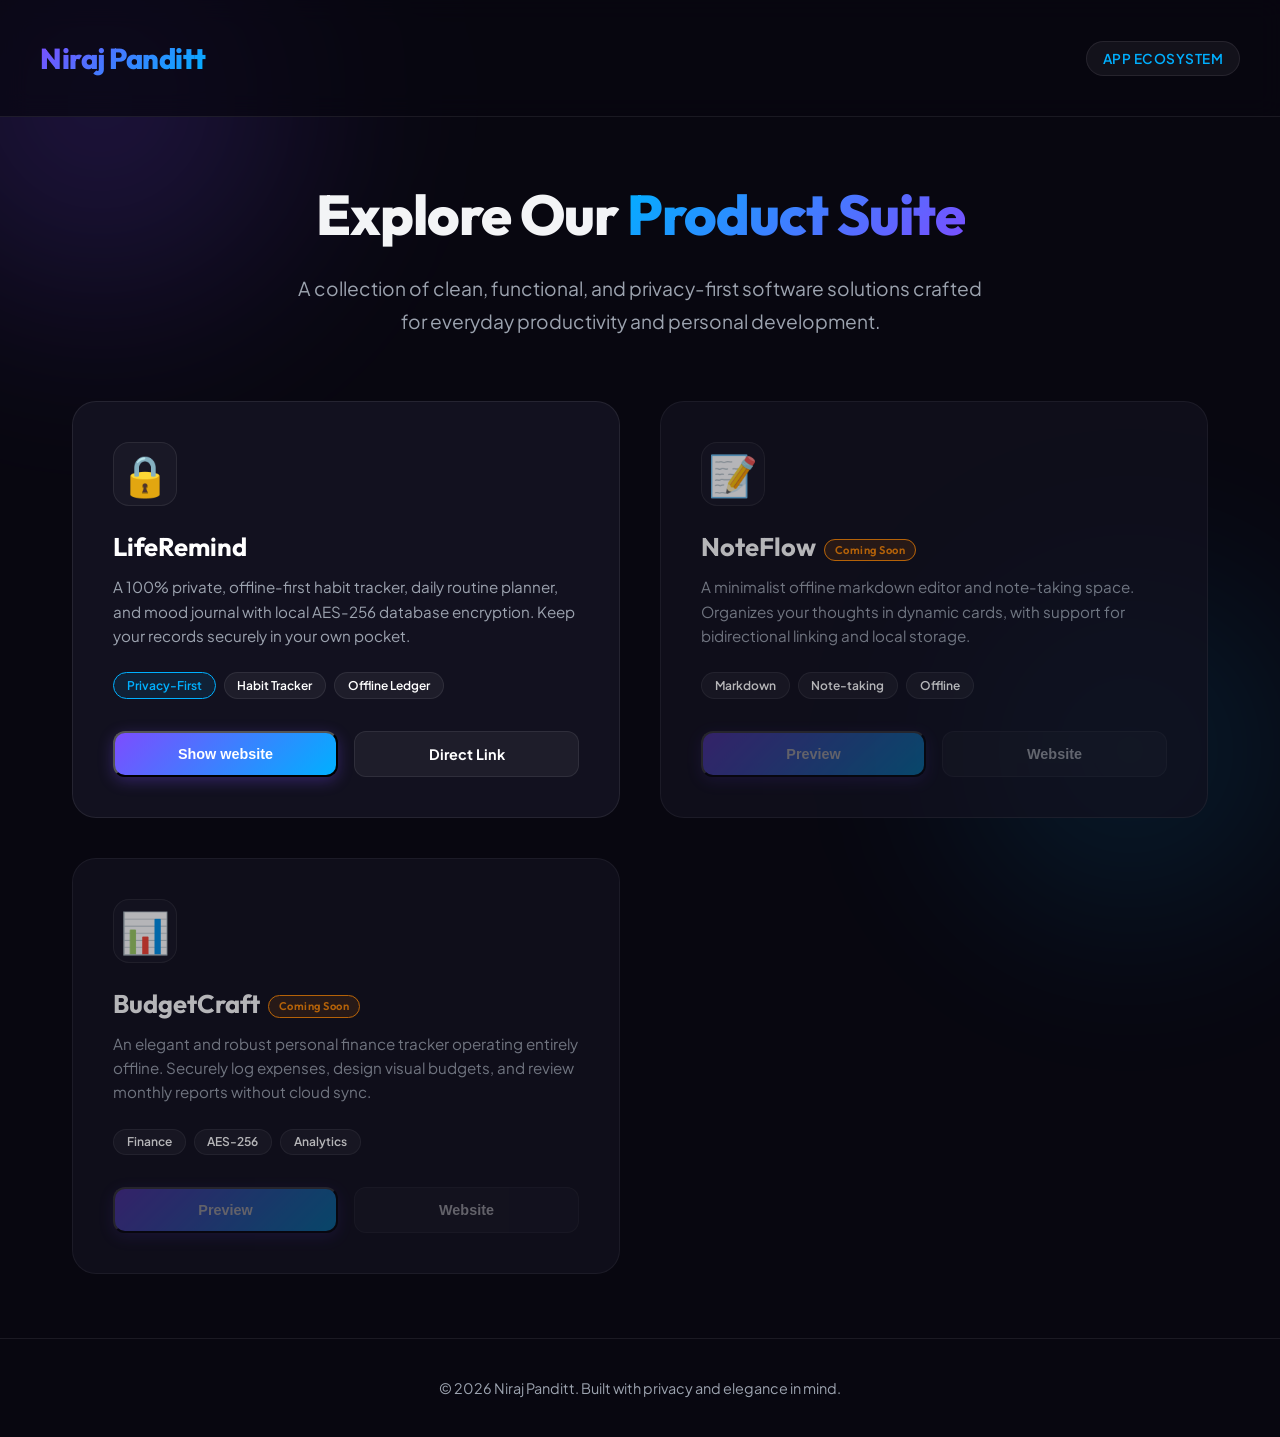
<file: index.html>
<!DOCTYPE html>
<html lang="en">
<head>
  <meta charset="UTF-8">
  <meta name="viewport" content="width=device-width, initial-scale=1.0">
  <title>Niraj Panditt - App Portfolio</title>
  <meta name="description" content="Explore privacy-first, offline-first mobile and web applications designed and developed by Niraj Panditt.">
  <meta name="keywords" content="Niraj Panditt, App Portfolio, LifeRemind, offline habit tracker, privacy apps">
  <link href="https://fonts.googleapis.com/css2?family=Outfit:wght@300;400;500;600;700;800&family=Plus+Jakarta+Sans:wght@300;400;500;600;700;800&display=swap" rel="stylesheet">
  
  <style>
    :root {
      --bg-dark: #080710;
      --bg-card: #12111f;
      --bg-card-hover: #1a182e;
      --primary: #7c4dff;
      --primary-glow: rgba(124, 77, 255, 0.4);
      --secondary: #00b0ff;
      --secondary-glow: rgba(0, 176, 255, 0.3);
      --accent: #ff8906;
      --text-main: #f3f4f6;
      --text-muted: #9ca3af;
      --border-color: rgba(255, 255, 255, 0.08);
      --font-title: 'Outfit', sans-serif;
      --font-body: 'Plus Jakarta Sans', sans-serif;
    }

    * {
      box-sizing: border-box;
      margin: 0;
      padding: 0;
    }

    body {
      background-color: var(--bg-dark);
      color: var(--text-main);
      font-family: var(--font-body);
      overflow-x: hidden;
      min-height: 100vh;
      display: flex;
      flex-direction: column;
    }

    /* Ambient background lights */
    .ambient-glow {
      position: absolute;
      width: 600px;
      height: 600px;
      background: radial-gradient(circle, var(--primary-glow) 0%, transparent 70%);
      top: -200px;
      left: -200px;
      z-index: 0;
      pointer-events: none;
      filter: blur(80px);
      opacity: 0.6;
    }

    .ambient-glow-2 {
      position: absolute;
      width: 500px;
      height: 500px;
      background: radial-gradient(circle, var(--secondary-glow) 0%, transparent 70%);
      bottom: -100px;
      right: -100px;
      z-index: 0;
      pointer-events: none;
      filter: blur(80px);
      opacity: 0.5;
    }

    header {
      position: relative;
      z-index: 10;
      padding: 2.5rem 2rem;
      border-bottom: 1px solid var(--border-color);
      background: rgba(8, 7, 16, 0.7);
      backdrop-filter: blur(12px);
    }

    .header-container {
      max-width: 1200px;
      margin: 0 auto;
      display: flex;
      justify-content: space-between;
      align-items: center;
    }

    .logo {
      font-family: var(--font-title);
      font-size: 1.8rem;
      font-weight: 800;
      background: linear-gradient(135deg, var(--primary) 0%, var(--secondary) 100%);
      -webkit-background-clip: text;
      -webkit-text-fill-color: transparent;
      letter-spacing: -0.5px;
    }

    .portfolio-badge {
      background: rgba(255, 255, 255, 0.05);
      border: 1px solid var(--border-color);
      padding: 0.5rem 1rem;
      border-radius: 50px;
      font-size: 0.85rem;
      font-weight: 600;
      color: var(--secondary);
      letter-spacing: 0.5px;
      text-transform: uppercase;
    }

    main {
      flex: 1;
      position: relative;
      z-index: 5;
      max-width: 1200px;
      width: 100%;
      margin: 0 auto;
      padding: 4rem 2rem;
    }

    .hero-section {
      text-align: center;
      margin-bottom: 4rem;
    }

    .hero-section h1 {
      font-family: var(--font-title);
      font-size: 3.5rem;
      font-weight: 800;
      line-height: 1.2;
      margin-bottom: 1.5rem;
      letter-spacing: -1px;
    }

    .hero-section h1 span {
      background: linear-gradient(135deg, var(--secondary) 0%, var(--primary) 100%);
      -webkit-background-clip: text;
      -webkit-text-fill-color: transparent;
    }

    .hero-section p {
      font-size: 1.2rem;
      color: var(--text-muted);
      max-width: 700px;
      margin: 0 auto;
      line-height: 1.7;
    }

    .apps-grid {
      display: grid;
      grid-template-columns: repeat(auto-fit, minmax(360px, 1fr));
      gap: 2.5rem;
      margin-top: 2rem;
    }

    .app-card {
      background-color: var(--bg-card);
      border: 1px solid var(--border-color);
      border-radius: 24px;
      padding: 2.5rem;
      position: relative;
      overflow: hidden;
      transition: all 0.4s cubic-bezier(0.16, 1, 0.3, 1);
      display: flex;
      flex-direction: column;
      height: 100%;
    }

    .app-card::before {
      content: '';
      position: absolute;
      top: 0;
      left: 0;
      width: 100%;
      height: 100%;
      background: linear-gradient(135deg, var(--primary-glow) 0%, transparent 50%);
      opacity: 0;
      transition: opacity 0.4s ease;
      pointer-events: none;
      z-index: 1;
    }

    .app-card:hover {
      transform: translateY(-6px);
      border-color: rgba(124, 77, 255, 0.4);
      background-color: var(--bg-card-hover);
      box-shadow: 0 20px 40px rgba(0, 0, 0, 0.4), 0 0 30px rgba(124, 77, 255, 0.1);
    }

    .app-card:hover::before {
      opacity: 0.3;
    }

    .app-icon {
      font-size: 2.5rem;
      margin-bottom: 1.5rem;
      width: 64px;
      height: 64px;
      background: rgba(255, 255, 255, 0.03);
      border: 1px solid var(--border-color);
      border-radius: 16px;
      display: flex;
      align-items: center;
      justify-content: center;
      position: relative;
      z-index: 2;
    }

    .app-card:hover .app-icon {
      background: rgba(124, 77, 255, 0.1);
      border-color: var(--primary);
    }

    .app-details {
      position: relative;
      z-index: 2;
      flex-grow: 1;
      display: flex;
      flex-direction: column;
    }

    .app-title {
      font-family: var(--font-title);
      font-size: 1.6rem;
      font-weight: 700;
      margin-bottom: 0.75rem;
      color: #fff;
    }

    .app-desc {
      color: var(--text-muted);
      font-size: 0.95rem;
      line-height: 1.6;
      margin-bottom: 1.5rem;
      flex-grow: 1;
    }

    .app-tags {
      display: flex;
      flex-wrap: wrap;
      gap: 0.5rem;
      margin-bottom: 2rem;
    }

    .tag {
      font-size: 0.75rem;
      font-weight: 600;
      padding: 0.3rem 0.8rem;
      border-radius: 20px;
      background: rgba(255, 255, 255, 0.05);
      border: 1px solid var(--border-color);
      color: #fff;
    }

    .tag-highlight {
      background: rgba(0, 176, 255, 0.1);
      border-color: var(--secondary);
      color: var(--secondary);
    }

    .btn-group {
      display: grid;
      grid-template-columns: 1fr 1fr;
      gap: 1rem;
      position: relative;
      z-index: 2;
    }

    .btn {
      padding: 0.8rem 1.2rem;
      border-radius: 12px;
      font-size: 0.9rem;
      font-weight: 700;
      text-decoration: none;
      text-align: center;
      transition: all 0.3s ease;
      cursor: pointer;
    }

    .btn-primary {
      background: linear-gradient(135deg, var(--primary) 0%, var(--secondary) 100%);
      color: #fff;
      box-shadow: 0 4px 15px rgba(124, 77, 255, 0.3);
    }

    .btn-primary:hover {
      box-shadow: 0 6px 20px rgba(124, 77, 255, 0.5);
      transform: translateY(-1px);
    }

    .btn-secondary {
      background: rgba(255, 255, 255, 0.05);
      border: 1px solid var(--border-color);
      color: #fff;
    }

    .btn-secondary:hover {
      background: rgba(255, 255, 255, 0.1);
      border-color: #fff;
    }

    .coming-soon {
      opacity: 0.7;
    }

    .coming-soon .app-title::after {
      content: 'Coming Soon';
      font-size: 0.7rem;
      vertical-align: middle;
      margin-left: 0.5rem;
      background: rgba(255, 137, 6, 0.15);
      border: 1px solid var(--accent);
      color: var(--accent);
      padding: 0.2rem 0.6rem;
      border-radius: 20px;
      font-weight: 600;
      letter-spacing: 0.5px;
    }

    footer {
      border-top: 1px solid var(--border-color);
      padding: 2.5rem 2rem;
      background: rgba(8, 7, 16, 0.9);
      text-align: center;
      position: relative;
      z-index: 10;
    }

    footer p {
      color: var(--text-muted);
      font-size: 0.9rem;
    }

    /* Fullscreen Showcase Portal Overlay */
    .showcase-overlay {
      position: fixed;
      top: 0;
      left: 0;
      width: 100vw;
      height: 100vh;
      background-color: var(--bg-dark);
      z-index: 10000;
      display: none; /* Controlled by JS */
      flex-direction: column;
    }

    .showcase-header {
      background: rgba(18, 17, 31, 0.95);
      border-bottom: 1px solid var(--border-color);
      padding: 0.75rem 1.5rem;
      display: flex;
      justify-content: space-between;
      align-items: center;
      height: 60px;
    }

    .showcase-title-area {
      display: flex;
      align-items: center;
      gap: 1rem;
    }

    .showcase-back-btn {
      background: rgba(255, 255, 255, 0.05);
      border: 1px solid var(--border-color);
      color: #fff;
      padding: 0.4rem 0.9rem;
      border-radius: 8px;
      font-size: 0.85rem;
      font-weight: 600;
      cursor: pointer;
      display: flex;
      align-items: center;
      gap: 0.5rem;
      transition: background 0.2s;
    }

    .showcase-back-btn:hover {
      background: rgba(255, 255, 255, 0.12);
    }

    .showcase-app-info {
      display: flex;
      flex-direction: column;
    }

    .showcase-app-name {
      font-family: var(--font-title);
      font-weight: 700;
      font-size: 1rem;
    }

    .showcase-app-status {
      font-size: 0.75rem;
      color: var(--secondary);
    }

    .showcase-controls {
      display: flex;
      align-items: center;
      gap: 1rem;
    }

    /* Device frame simulation toggles */
    .view-toggles {
      display: flex;
      background: rgba(0, 0, 0, 0.3);
      padding: 0.25rem;
      border-radius: 8px;
      border: 1px solid var(--border-color);
    }

    .view-toggle {
      background: transparent;
      border: none;
      color: var(--text-muted);
      padding: 0.3rem 0.75rem;
      font-size: 0.8rem;
      font-weight: 600;
      border-radius: 6px;
      cursor: pointer;
      transition: all 0.2s;
    }

    .view-toggle.active {
      background: var(--primary);
      color: #fff;
    }

    .external-link-btn {
      color: var(--text-muted);
      text-decoration: none;
      font-size: 0.85rem;
      font-weight: 500;
      display: flex;
      align-items: center;
      gap: 0.4rem;
      transition: color 0.2s;
    }

    .external-link-btn:hover {
      color: #fff;
    }

    .showcase-content-area {
      flex: 1;
      display: flex;
      justify-content: center;
      align-items: center;
      background: #000;
      overflow: hidden;
      position: relative;
    }

    /* Simulated Device Containers */
    .device-container {
      width: 100%;
      height: 100%;
      transition: all 0.4s cubic-bezier(0.16, 1, 0.3, 1);
      display: flex;
      justify-content: center;
      align-items: center;
    }

    .device-iframe {
      width: 100%;
      height: 100%;
      border: none;
      background: #fff;
      transition: all 0.4s cubic-bezier(0.16, 1, 0.3, 1);
    }

    /* Tablet mockup size */
    .device-container.tablet .device-iframe {
      width: 768px;
      height: 90%;
      border-radius: 20px;
      box-shadow: 0 25px 60px rgba(0, 0, 0, 0.8);
      border: 10px solid #1f2029;
    }

    /* Mobile mockup size */
    .device-container.mobile .device-iframe {
      width: 375px;
      height: 85%;
      border-radius: 32px;
      box-shadow: 0 25px 60px rgba(0, 0, 0, 0.8);
      border: 12px solid #1f2029;
    }
  </style>
</head>
<body>
  <div class="ambient-glow"></div>
  <div class="ambient-glow-2"></div>

  <header>
    <div class="header-container">
      <div class="logo">Niraj Panditt</div>
      <div class="portfolio-badge">App Ecosystem</div>
    </div>
  </header>

  <main>
    <section class="hero-section">
      <h1>Explore Our <span>Product Suite</span></h1>
      <p>A collection of clean, functional, and privacy-first software solutions crafted for everyday productivity and personal development.</p>
    </section>

    <div class="apps-grid">
      <!-- LifeRemind App -->
      <div class="app-card" id="card-liferemind">
        <div class="app-icon">🔒</div>
        <div class="app-details">
          <h3 class="app-title">LifeRemind</h3>
          <p class="app-desc">A 100% private, offline-first habit tracker, daily routine planner, and mood journal with local AES-256 database encryption. Keep your records securely in your own pocket.</p>
          <div class="app-tags">
            <span class="tag tag-highlight">Privacy-First</span>
            <span class="tag">Habit Tracker</span>
            <span class="tag">Offline Ledger</span>
          </div>
          <div class="btn-group">
            <button class="btn btn-primary" onclick="launchShowcase('LifeRemind', 'LifeRemind/index.html')">Show website</button>
            <a href="LifeRemind/index.html" class="btn btn-secondary">Direct Link</a>
          </div>
        </div>
      </div>

      <!-- NoteFlow Coming Soon App -->
      <div class="app-card coming-soon">
        <div class="app-icon">📝</div>
        <div class="app-details">
          <h3 class="app-title">NoteFlow</h3>
          <p class="app-desc">A minimalist offline markdown editor and note-taking space. Organizes your thoughts in dynamic cards, with support for bidirectional linking and local storage.</p>
          <div class="app-tags">
            <span class="tag">Markdown</span>
            <span class="tag">Note-taking</span>
            <span class="tag">Offline</span>
          </div>
          <div class="btn-group" style="opacity: 0.5; pointer-events: none;">
            <button class="btn btn-primary">Preview</button>
            <button class="btn btn-secondary">Website</button>
          </div>
        </div>
      </div>

      <!-- BudgetCraft Coming Soon App -->
      <div class="app-card coming-soon">
        <div class="app-icon">📊</div>
        <div class="app-details">
          <h3 class="app-title">BudgetCraft</h3>
          <p class="app-desc">An elegant and robust personal finance tracker operating entirely offline. Securely log expenses, design visual budgets, and review monthly reports without cloud sync.</p>
          <div class="app-tags">
            <span class="tag">Finance</span>
            <span class="tag">AES-256</span>
            <span class="tag">Analytics</span>
          </div>
          <div class="btn-group" style="opacity: 0.5; pointer-events: none;">
            <button class="btn btn-primary">Preview</button>
            <button class="btn btn-secondary">Website</button>
          </div>
        </div>
      </div>
    </div>
  </main>

  <footer>
    <p>&copy; 2026 Niraj Panditt. Built with privacy and elegance in mind.</p>
  </footer>

  <!-- Showcase Iframe overlay viewer -->
  <div class="showcase-overlay" id="showcaseOverlay">
    <div class="showcase-header">
      <div class="showcase-title-area">
        <button class="showcase-back-btn" onclick="closeShowcase()">
          <svg width="14" height="14" viewBox="0 0 24 24" fill="none" stroke="currentColor" stroke-width="2.5" stroke-linecap="round" stroke-linejoin="round"><line x1="19" y1="12" x2="5" y2="12"></line><polyline points="12 19 5 12 12 5"></polyline></svg>
          Back to Portfolio
        </button>
        <div class="showcase-app-info">
          <span class="showcase-app-name" id="showcaseAppName">App Name</span>
          <span class="showcase-app-status">Live Preview Portal</span>
        </div>
      </div>

      <div class="showcase-controls">
        <div class="view-toggles">
          <button class="view-toggle active" id="btn-desktop" onclick="setViewport('desktop')">Desktop</button>
          <button class="view-toggle" id="btn-tablet" onclick="setViewport('tablet')">Tablet</button>
          <button class="view-toggle" id="btn-mobile" onclick="setViewport('mobile')">Mobile</button>
        </div>
        <a href="#" class="external-link-btn" id="showcaseExternalLink" target="_blank">
          Open Direct
          <svg width="14" height="14" viewBox="0 0 24 24" fill="none" stroke="currentColor" stroke-width="2" stroke-linecap="round" stroke-linejoin="round"><path d="M18 13v6a2 2 0 0 1-2 2H5a2 2 0 0 1-2-2V8a2 2 0 0 1 2-2h6"></path><polyline points="15 3 21 3 21 9"></polyline><line x1="10" y1="14" x2="21" y2="3"></line></svg>
        </a>
      </div>
    </div>
    <div class="showcase-content-area">
      <div class="device-container" id="deviceContainer">
        <iframe class="device-iframe" id="showcaseIframe" src="about:blank"></iframe>
      </div>
    </div>
  </div>

  <script>
    const overlay = document.getElementById('showcaseOverlay');
    const iframe = document.getElementById('showcaseIframe');
    const appNameEl = document.getElementById('showcaseAppName');
    const externalLink = document.getElementById('showcaseExternalLink');
    const deviceContainer = document.getElementById('deviceContainer');

    function launchShowcase(name, url) {
      appNameEl.textContent = name;
      externalLink.href = url;
      iframe.src = url;
      overlay.style.display = 'flex';
      document.body.style.overflow = 'hidden'; // Disable background scrolling
      setViewport('desktop'); // Default view
    }

    function closeShowcase() {
      overlay.style.display = 'none';
      iframe.src = 'about:blank';
      document.body.style.overflow = 'auto'; // Enable scrolling
    }

    function setViewport(device) {
      // Remove active classes
      document.getElementById('btn-desktop').classList.remove('active');
      document.getElementById('btn-tablet').classList.remove('active');
      document.getElementById('btn-mobile').classList.remove('active');

      // Set container class
      deviceContainer.className = 'device-container ' + device;

      // Set active button
      document.getElementById('btn-' + device).classList.add('active');
    }
  </script>
</body>
</html>
</file>
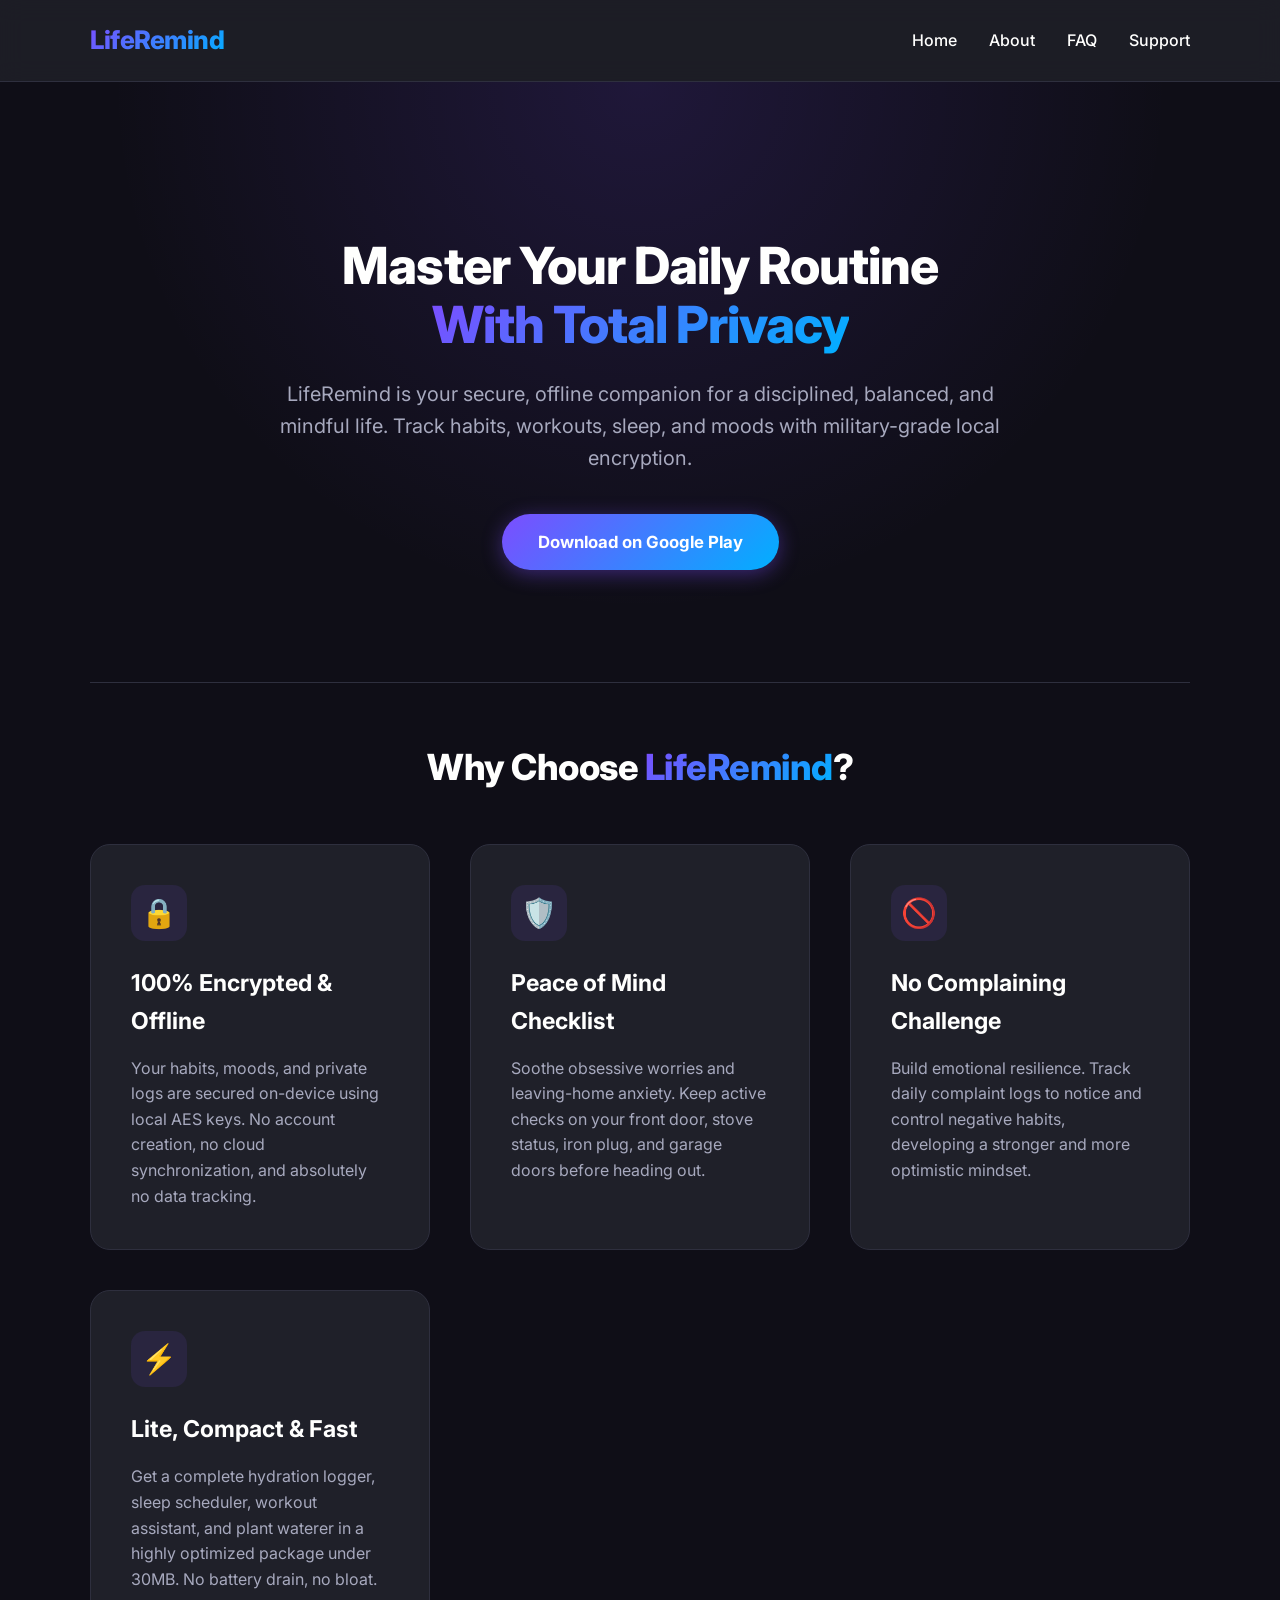
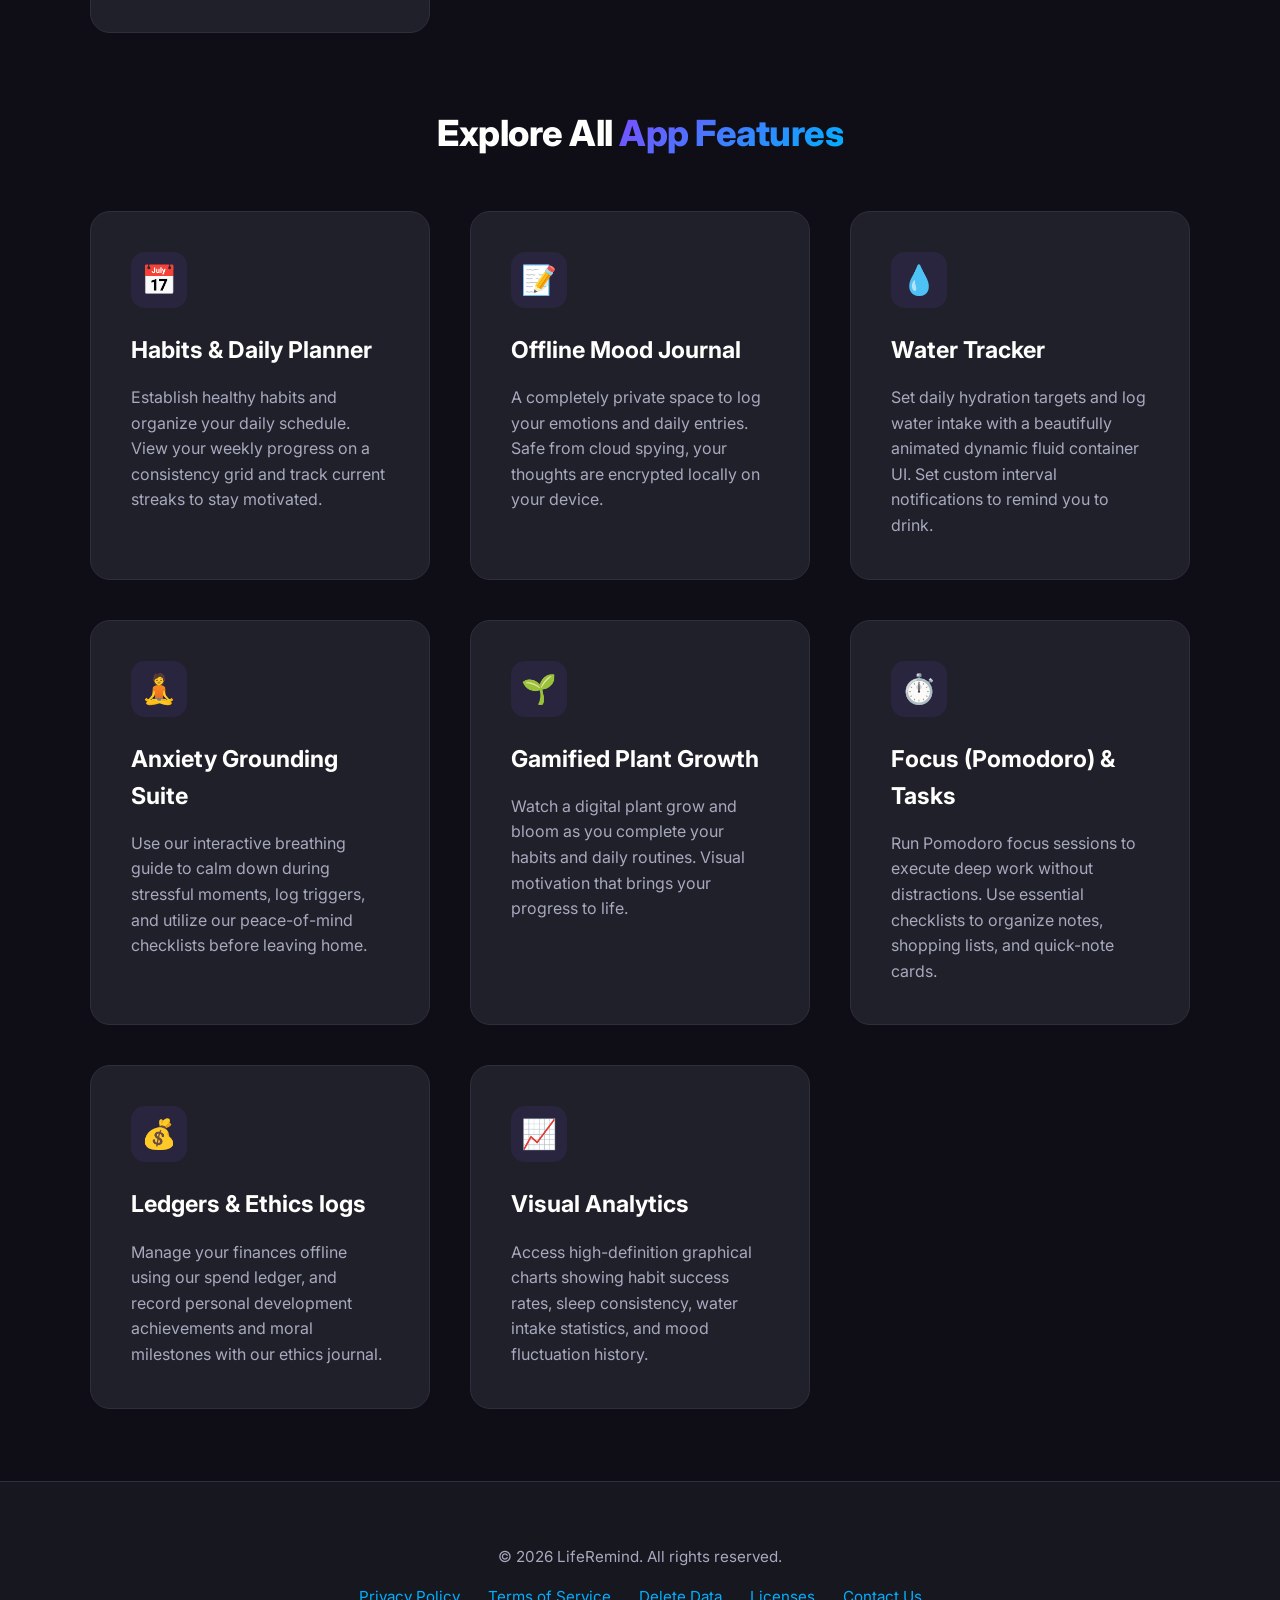
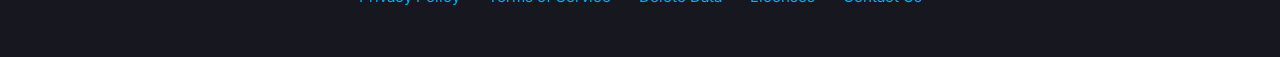
<file: LifeRemind/index.html>
<!DOCTYPE html>
<html lang="en">
<head>
  <meta charset="UTF-8">
  <meta name="viewport" content="width=device-width, initial-scale=1.0">
  <title>LifeRemind: Habit Tracker - LifeRemind</title>
  <meta name="description" content="Private daily routine planner, habit tracker & offline mood journal. Keep data secure with AES local encryption. No signups, no cloud storage.">
  <meta name="keywords" content="habit tracker, routine planner, mood journal, private checklist, offline tracker, anxiety relief app">
  <!-- Open Graph / Facebook -->
  <meta property="og:type" content="website">
  <meta property="og:title" content="LifeRemind: Habit Tracker - LifeRemind">
  <meta property="og:description" content="Private daily routine planner, habit tracker & offline mood journal. Keep data secure with AES local encryption. No signups, no cloud storage.">
  <!-- Twitter -->
  <meta property="twitter:card" content="summary_large_image">
  <meta property="twitter:title" content="LifeRemind: Habit Tracker - LifeRemind">
  <meta property="twitter:description" content="Private daily routine planner, habit tracker & offline mood journal. Keep data secure with AES local encryption. No signups, no cloud storage.">
  
  <link rel="stylesheet" href="style.css">
  <link href="https://fonts.googleapis.com/css2?family=Inter:wght@300;400;500;600;700&display=swap" rel="stylesheet">
  
  <script type="application/ld+json">
  {
    "@context": "https://schema.org",
    "@type": "SoftwareApplication",
    "name": "LifeRemind: Habit Tracker",
    "operatingSystem": "Android",
    "applicationCategory": "LifestyleApplication",
    "offers": {
      "@type": "Offer",
      "price": "0",
      "priceCurrency": "USD"
    },
    "description": "A 100% private, offline-first habit tracker, routine planner, and mood journal with local AES database encryption."
  }
  </script>
</head>
<body>
  <header>
    <div class="container nav">
      <h1>LifeRemind</h1>
      <nav>
        <ul>
          <li><a href="index.html">Home</a></li>
          <li><a href="about.html">About</a></li>
          <li><a href="faq.html">FAQ</a></li>
          <li><a href="support.html">Support</a></li>
        </ul>
      </nav>
    </div>
  </header>
  
  <main class="container">
    
      <section class="hero">
        <h2>Master Your Daily Routine <br><span>With Total Privacy</span></h2>
        <p>LifeRemind is your secure, offline companion for a disciplined, balanced, and mindful life. Track habits, workouts, sleep, and moods with military-grade local encryption.</p>
        <a href="#" class="btn">Download on Google Play</a>
      </section>
      
      <section class="content">
        <h2 class="section-title">Why Choose <span>LifeRemind</span>?</h2>
        <div class="opportunities-grid">
          
          <div class="opportunity-card">
            <div class="icon-wrap">🔒</div>
            <h3>100% Encrypted & Offline</h3>
            <p>Your habits, moods, and private logs are secured on-device using local AES keys. No account creation, no cloud synchronization, and absolutely no data tracking.</p>
          </div>
          
          <div class="opportunity-card">
            <div class="icon-wrap">🛡️</div>
            <h3>Peace of Mind Checklist</h3>
            <p>Soothe obsessive worries and leaving-home anxiety. Keep active checks on your front door, stove status, iron plug, and garage doors before heading out.</p>
          </div>
          
          <div class="opportunity-card">
            <div class="icon-wrap">🚫</div>
            <h3>No Complaining Challenge</h3>
            <p>Build emotional resilience. Track daily complaint logs to notice and control negative habits, developing a stronger and more optimistic mindset.</p>
          </div>
          
          <div class="opportunity-card">
            <div class="icon-wrap">⚡</div>
            <h3>Lite, Compact & Fast</h3>
            <p>Get a complete hydration logger, sleep scheduler, workout assistant, and plant waterer in a highly optimized package under 30MB. No battery drain, no bloat.</p>
          </div>
          
        </div>
      </section>

      <section class="content">
        <h2 class="section-title">Explore All <span>App Features</span></h2>
        <div class="opportunities-grid">
          
          <div class="opportunity-card">
            <div class="icon-wrap">📅</div>
            <h3>Habits & Daily Planner</h3>
            <p>Establish healthy habits and organize your daily schedule. View your weekly progress on a consistency grid and track current streaks to stay motivated.</p>
          </div>

          <div class="opportunity-card">
            <div class="icon-wrap">📝</div>
            <h3>Offline Mood Journal</h3>
            <p>A completely private space to log your emotions and daily entries. Safe from cloud spying, your thoughts are encrypted locally on your device.</p>
          </div>

          <div class="opportunity-card">
            <div class="icon-wrap">💧</div>
            <h3>Water Tracker</h3>
            <p>Set daily hydration targets and log water intake with a beautifully animated dynamic fluid container UI. Set custom interval notifications to remind you to drink.</p>
          </div>

          <div class="opportunity-card">
            <div class="icon-wrap">🧘</div>
            <h3>Anxiety Grounding Suite</h3>
            <p>Use our interactive breathing guide to calm down during stressful moments, log triggers, and utilize our peace-of-mind checklists before leaving home.</p>
          </div>

          <div class="opportunity-card">
            <div class="icon-wrap">🌱</div>
            <h3>Gamified Plant Growth</h3>
            <p>Watch a digital plant grow and bloom as you complete your habits and daily routines. Visual motivation that brings your progress to life.</p>
          </div>

          <div class="opportunity-card">
            <div class="icon-wrap">⏱️</div>
            <h3>Focus (Pomodoro) & Tasks</h3>
            <p>Run Pomodoro focus sessions to execute deep work without distractions. Use essential checklists to organize notes, shopping lists, and quick-note cards.</p>
          </div>

          <div class="opportunity-card">
            <div class="icon-wrap">💰</div>
            <h3>Ledgers & Ethics logs</h3>
            <p>Manage your finances offline using our spend ledger, and record personal development achievements and moral milestones with our ethics journal.</p>
          </div>

          <div class="opportunity-card">
            <div class="icon-wrap">📈</div>
            <h3>Visual Analytics</h3>
            <p>Access high-definition graphical charts showing habit success rates, sleep consistency, water intake statistics, and mood fluctuation history.</p>
          </div>

        </div>
      </section>
    
  </main>

  <footer>
    <div class="container">
      <p>&copy; 2026 LifeRemind. All rights reserved.</p>
      <div style="margin-top: 1rem;">
        <a href="privacy.html">Privacy Policy</a>
        <a href="terms.html">Terms of Service</a>
        <a href="delete-data.html">Delete Data</a>
        <a href="licenses.html">Licenses</a>
        <a href="contact.html">Contact Us</a>
      </div>
    </div>
  </footer>
</body>
</html>
</file>
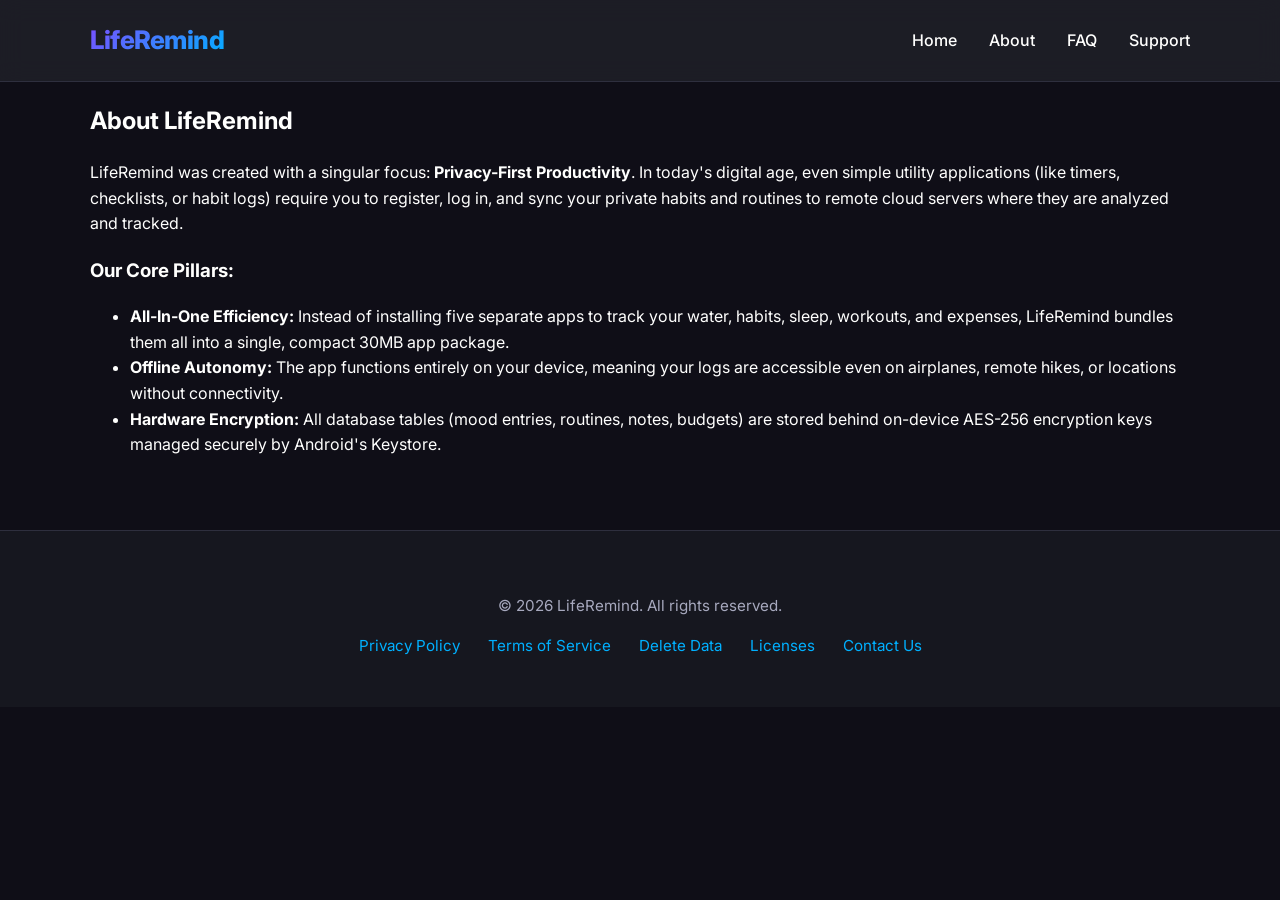
<file: about.html>
<!DOCTYPE html>
<html lang="en">
<head>
  <meta charset="UTF-8">
  <meta name="viewport" content="width=device-width, initial-scale=1.0">
  <title>About Us - LifeRemind</title>
  <meta name="description" content="Private daily routine planner, habit tracker & offline mood journal. Keep data secure with AES local encryption. No signups, no cloud storage.">
  <meta name="keywords" content="habit tracker, routine planner, mood journal, private checklist, offline tracker, anxiety relief app">
  <!-- Open Graph / Facebook -->
  <meta property="og:type" content="website">
  <meta property="og:title" content="About Us - LifeRemind">
  <meta property="og:description" content="Private daily routine planner, habit tracker & offline mood journal. Keep data secure with AES local encryption. No signups, no cloud storage.">
  <!-- Twitter -->
  <meta property="twitter:card" content="summary_large_image">
  <meta property="twitter:title" content="About Us - LifeRemind">
  <meta property="twitter:description" content="Private daily routine planner, habit tracker & offline mood journal. Keep data secure with AES local encryption. No signups, no cloud storage.">
  
  <link rel="stylesheet" href="style.css">
  <link href="https://fonts.googleapis.com/css2?family=Inter:wght@300;400;500;600;700&display=swap" rel="stylesheet">
  
  <script type="application/ld+json">
  {
    "@context": "https://schema.org",
    "@type": "SoftwareApplication",
    "name": "LifeRemind: Habit Tracker",
    "operatingSystem": "Android",
    "applicationCategory": "LifestyleApplication",
    "offers": {
      "@type": "Offer",
      "price": "0",
      "priceCurrency": "USD"
    },
    "description": "A 100% private, offline-first habit tracker, routine planner, and mood journal with local AES database encryption."
  }
  </script>
</head>
<body>
  <header>
    <div class="container nav">
      <h1>LifeRemind</h1>
      <nav>
        <ul>
          <li><a href="index.html">Home</a></li>
          <li><a href="about.html">About</a></li>
          <li><a href="faq.html">FAQ</a></li>
          <li><a href="support.html">Support</a></li>
        </ul>
      </nav>
    </div>
  </header>
  
  <main class="container">
    
      <section class="content">
        <h2>About LifeRemind</h2>
        <p>LifeRemind was created with a singular focus: <strong>Privacy-First Productivity</strong>. In today's digital age, even simple utility applications (like timers, checklists, or habit logs) require you to register, log in, and sync your private habits and routines to remote cloud servers where they are analyzed and tracked.</p>
        
        <h3>Our Core Pillars:</h3>
        <ul>
          <li><strong>All-In-One Efficiency:</strong> Instead of installing five separate apps to track your water, habits, sleep, workouts, and expenses, LifeRemind bundles them all into a single, compact 30MB app package.</li>
          <li><strong>Offline Autonomy:</strong> The app functions entirely on your device, meaning your logs are accessible even on airplanes, remote hikes, or locations without connectivity.</li>
          <li><strong>Hardware Encryption:</strong> All database tables (mood entries, routines, notes, budgets) are stored behind on-device AES-256 encryption keys managed securely by Android's Keystore.</li>
        </ul>
      </section>
    
  </main>

  <footer>
    <div class="container">
      <p>&copy; 2026 LifeRemind. All rights reserved.</p>
      <div style="margin-top: 1rem;">
        <a href="privacy.html">Privacy Policy</a>
        <a href="terms.html">Terms of Service</a>
        <a href="delete-data.html">Delete Data</a>
        <a href="licenses.html">Licenses</a>
        <a href="contact.html">Contact Us</a>
      </div>
    </div>
  </footer>
</body>
</html>
</file>
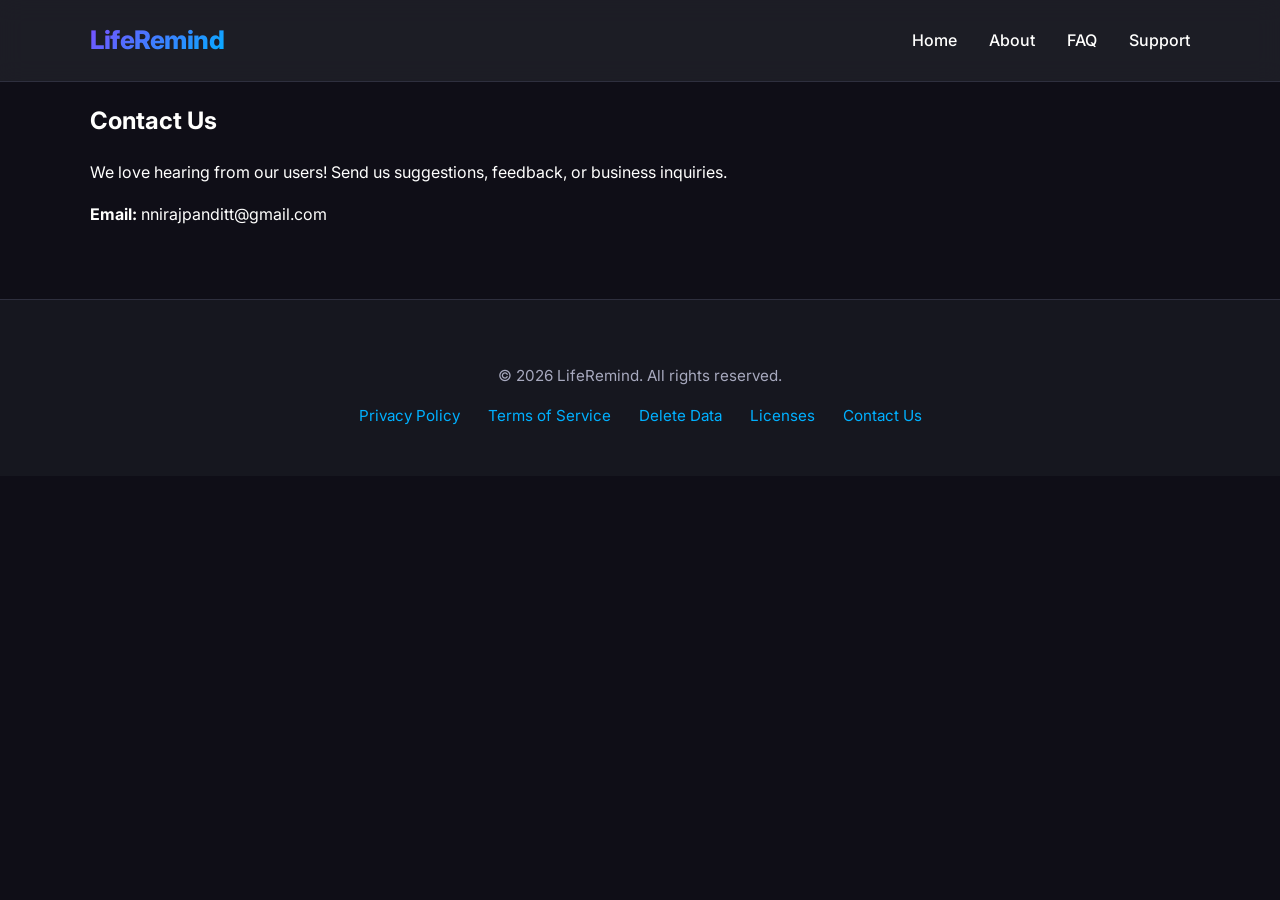
<file: contact.html>
<!DOCTYPE html>
<html lang="en">
<head>
  <meta charset="UTF-8">
  <meta name="viewport" content="width=device-width, initial-scale=1.0">
  <title>Contact Us - LifeRemind</title>
  <meta name="description" content="Private daily routine planner, habit tracker & offline mood journal. Keep data secure with AES local encryption. No signups, no cloud storage.">
  <meta name="keywords" content="habit tracker, routine planner, mood journal, private checklist, offline tracker, anxiety relief app">
  <!-- Open Graph / Facebook -->
  <meta property="og:type" content="website">
  <meta property="og:title" content="Contact Us - LifeRemind">
  <meta property="og:description" content="Private daily routine planner, habit tracker & offline mood journal. Keep data secure with AES local encryption. No signups, no cloud storage.">
  <!-- Twitter -->
  <meta property="twitter:card" content="summary_large_image">
  <meta property="twitter:title" content="Contact Us - LifeRemind">
  <meta property="twitter:description" content="Private daily routine planner, habit tracker & offline mood journal. Keep data secure with AES local encryption. No signups, no cloud storage.">
  
  <link rel="stylesheet" href="style.css">
  <link href="https://fonts.googleapis.com/css2?family=Inter:wght@300;400;500;600;700&display=swap" rel="stylesheet">
  
  <script type="application/ld+json">
  {
    "@context": "https://schema.org",
    "@type": "SoftwareApplication",
    "name": "LifeRemind: Habit Tracker",
    "operatingSystem": "Android",
    "applicationCategory": "LifestyleApplication",
    "offers": {
      "@type": "Offer",
      "price": "0",
      "priceCurrency": "USD"
    },
    "description": "A 100% private, offline-first habit tracker, routine planner, and mood journal with local AES database encryption."
  }
  </script>
</head>
<body>
  <header>
    <div class="container nav">
      <h1>LifeRemind</h1>
      <nav>
        <ul>
          <li><a href="index.html">Home</a></li>
          <li><a href="about.html">About</a></li>
          <li><a href="faq.html">FAQ</a></li>
          <li><a href="support.html">Support</a></li>
        </ul>
      </nav>
    </div>
  </header>
  
  <main class="container">
    
      <section class="content">
        <h2>Contact Us</h2>
        <p>We love hearing from our users! Send us suggestions, feedback, or business inquiries.</p>
        <p><strong>Email:</strong> nnirajpanditt@gmail.com</p>
      </section>
    
  </main>

  <footer>
    <div class="container">
      <p>&copy; 2026 LifeRemind. All rights reserved.</p>
      <div style="margin-top: 1rem;">
        <a href="privacy.html">Privacy Policy</a>
        <a href="terms.html">Terms of Service</a>
        <a href="delete-data.html">Delete Data</a>
        <a href="licenses.html">Licenses</a>
        <a href="contact.html">Contact Us</a>
      </div>
    </div>
  </footer>
</body>
</html>
</file>
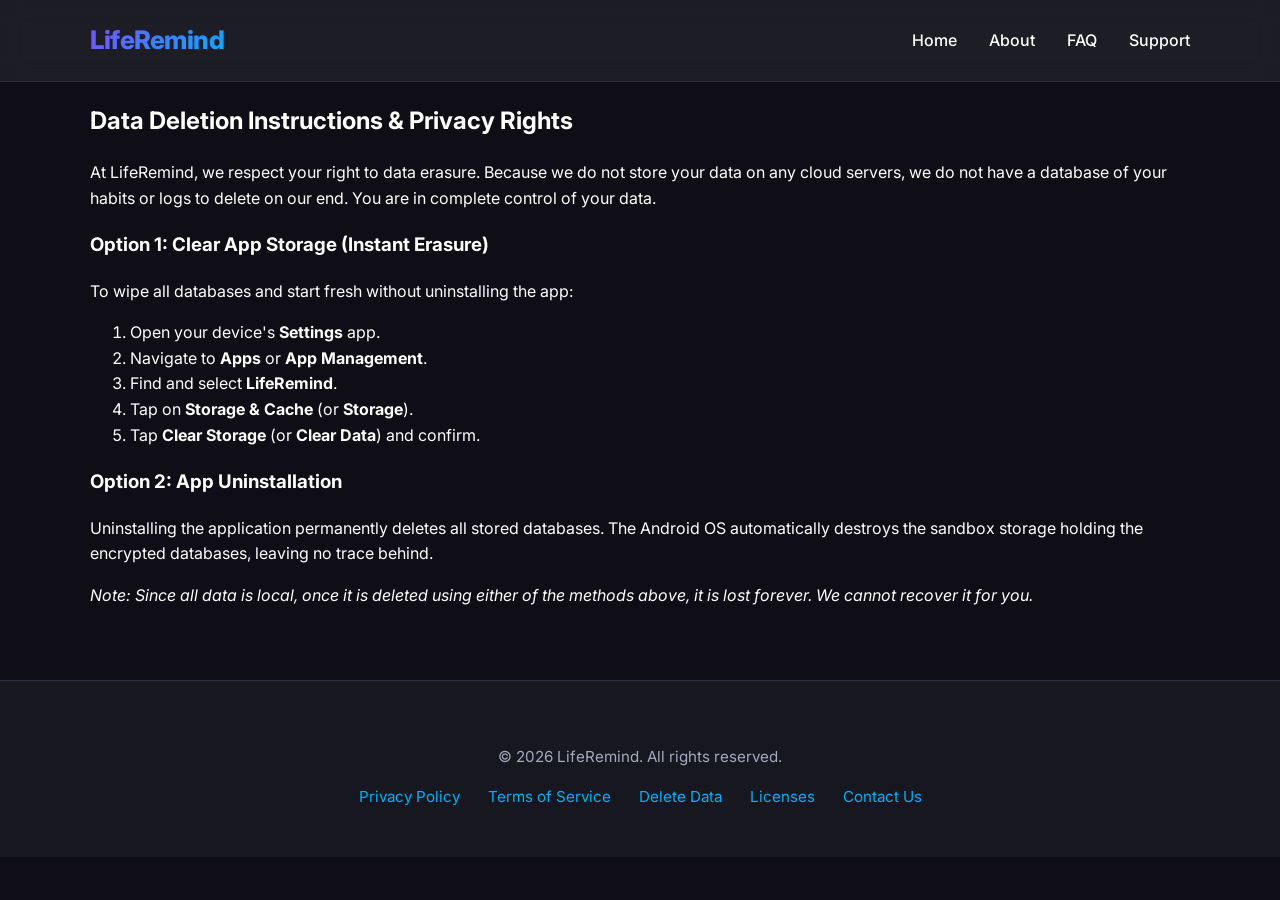
<file: delete-data.html>
<!DOCTYPE html>
<html lang="en">
<head>
  <meta charset="UTF-8">
  <meta name="viewport" content="width=device-width, initial-scale=1.0">
  <title>Delete Data - LifeRemind</title>
  <meta name="description" content="Private daily routine planner, habit tracker & offline mood journal. Keep data secure with AES local encryption. No signups, no cloud storage.">
  <meta name="keywords" content="habit tracker, routine planner, mood journal, private checklist, offline tracker, anxiety relief app">
  <!-- Open Graph / Facebook -->
  <meta property="og:type" content="website">
  <meta property="og:title" content="Delete Data - LifeRemind">
  <meta property="og:description" content="Private daily routine planner, habit tracker & offline mood journal. Keep data secure with AES local encryption. No signups, no cloud storage.">
  <!-- Twitter -->
  <meta property="twitter:card" content="summary_large_image">
  <meta property="twitter:title" content="Delete Data - LifeRemind">
  <meta property="twitter:description" content="Private daily routine planner, habit tracker & offline mood journal. Keep data secure with AES local encryption. No signups, no cloud storage.">
  
  <link rel="stylesheet" href="style.css">
  <link href="https://fonts.googleapis.com/css2?family=Inter:wght@300;400;500;600;700&display=swap" rel="stylesheet">
  
  <script type="application/ld+json">
  {
    "@context": "https://schema.org",
    "@type": "SoftwareApplication",
    "name": "LifeRemind: Habit Tracker",
    "operatingSystem": "Android",
    "applicationCategory": "LifestyleApplication",
    "offers": {
      "@type": "Offer",
      "price": "0",
      "priceCurrency": "USD"
    },
    "description": "A 100% private, offline-first habit tracker, routine planner, and mood journal with local AES database encryption."
  }
  </script>
</head>
<body>
  <header>
    <div class="container nav">
      <h1>LifeRemind</h1>
      <nav>
        <ul>
          <li><a href="index.html">Home</a></li>
          <li><a href="about.html">About</a></li>
          <li><a href="faq.html">FAQ</a></li>
          <li><a href="support.html">Support</a></li>
        </ul>
      </nav>
    </div>
  </header>
  
  <main class="container">
    
      <section class="content">
        <h2>Data Deletion Instructions & Privacy Rights</h2>
        <p>At LifeRemind, we respect your right to data erasure. Because we do not store your data on any cloud servers, we do not have a database of your habits or logs to delete on our end. You are in complete control of your data.</p>
        
        <h3>Option 1: Clear App Storage (Instant Erasure)</h3>
        <p>To wipe all databases and start fresh without uninstalling the app:</p>
        <ol>
          <li>Open your device's <strong>Settings</strong> app.</li>
          <li>Navigate to <strong>Apps</strong> or <strong>App Management</strong>.</li>
          <li>Find and select <strong>LifeRemind</strong>.</li>
          <li>Tap on <strong>Storage & Cache</strong> (or <strong>Storage</strong>).</li>
          <li>Tap <strong>Clear Storage</strong> (or <strong>Clear Data</strong>) and confirm.</li>
        </ol>

        <h3>Option 2: App Uninstallation</h3>
        <p>Uninstalling the application permanently deletes all stored databases. The Android OS automatically destroys the sandbox storage holding the encrypted databases, leaving no trace behind.</p>

        <p><em>Note: Since all data is local, once it is deleted using either of the methods above, it is lost forever. We cannot recover it for you.</em></p>
      </section>
    
  </main>

  <footer>
    <div class="container">
      <p>&copy; 2026 LifeRemind. All rights reserved.</p>
      <div style="margin-top: 1rem;">
        <a href="privacy.html">Privacy Policy</a>
        <a href="terms.html">Terms of Service</a>
        <a href="delete-data.html">Delete Data</a>
        <a href="licenses.html">Licenses</a>
        <a href="contact.html">Contact Us</a>
      </div>
    </div>
  </footer>
</body>
</html>
</file>
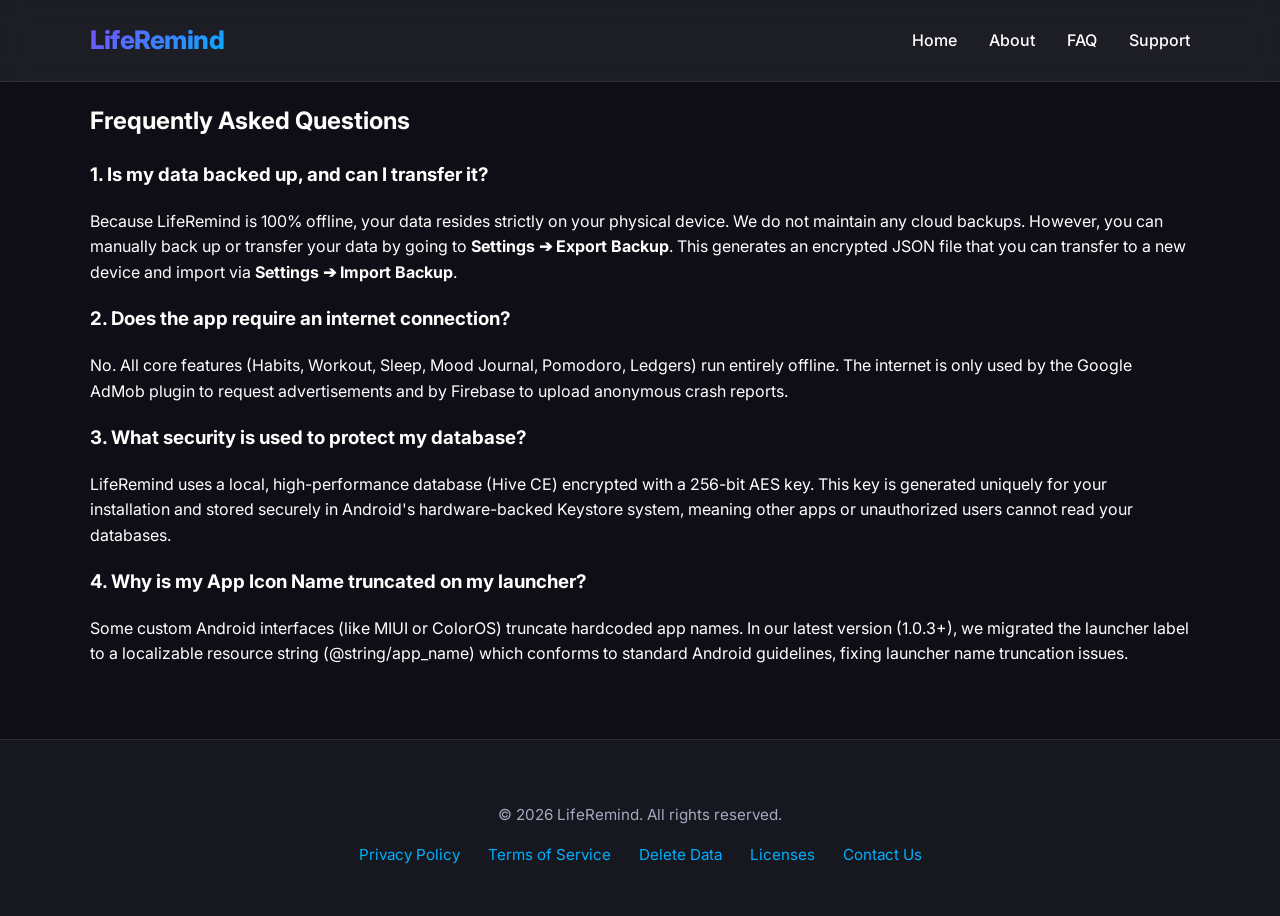
<file: faq.html>
<!DOCTYPE html>
<html lang="en">
<head>
  <meta charset="UTF-8">
  <meta name="viewport" content="width=device-width, initial-scale=1.0">
  <title>FAQ - LifeRemind</title>
  <meta name="description" content="Private daily routine planner, habit tracker & offline mood journal. Keep data secure with AES local encryption. No signups, no cloud storage.">
  <meta name="keywords" content="habit tracker, routine planner, mood journal, private checklist, offline tracker, anxiety relief app">
  <!-- Open Graph / Facebook -->
  <meta property="og:type" content="website">
  <meta property="og:title" content="FAQ - LifeRemind">
  <meta property="og:description" content="Private daily routine planner, habit tracker & offline mood journal. Keep data secure with AES local encryption. No signups, no cloud storage.">
  <!-- Twitter -->
  <meta property="twitter:card" content="summary_large_image">
  <meta property="twitter:title" content="FAQ - LifeRemind">
  <meta property="twitter:description" content="Private daily routine planner, habit tracker & offline mood journal. Keep data secure with AES local encryption. No signups, no cloud storage.">
  
  <link rel="stylesheet" href="style.css">
  <link href="https://fonts.googleapis.com/css2?family=Inter:wght@300;400;500;600;700&display=swap" rel="stylesheet">
  
  <script type="application/ld+json">
  {
    "@context": "https://schema.org",
    "@type": "SoftwareApplication",
    "name": "LifeRemind: Habit Tracker",
    "operatingSystem": "Android",
    "applicationCategory": "LifestyleApplication",
    "offers": {
      "@type": "Offer",
      "price": "0",
      "priceCurrency": "USD"
    },
    "description": "A 100% private, offline-first habit tracker, routine planner, and mood journal with local AES database encryption."
  }
  </script>
</head>
<body>
  <header>
    <div class="container nav">
      <h1>LifeRemind</h1>
      <nav>
        <ul>
          <li><a href="index.html">Home</a></li>
          <li><a href="about.html">About</a></li>
          <li><a href="faq.html">FAQ</a></li>
          <li><a href="support.html">Support</a></li>
        </ul>
      </nav>
    </div>
  </header>
  
  <main class="container">
    
      <section class="content">
        <h2>Frequently Asked Questions</h2>
        
        <h3>1. Is my data backed up, and can I transfer it?</h3>
        <p>Because LifeRemind is 100% offline, your data resides strictly on your physical device. We do not maintain any cloud backups. However, you can manually back up or transfer your data by going to <strong>Settings ➔ Export Backup</strong>. This generates an encrypted JSON file that you can transfer to a new device and import via <strong>Settings ➔ Import Backup</strong>.</p>
        
        <h3>2. Does the app require an internet connection?</h3>
        <p>No. All core features (Habits, Workout, Sleep, Mood Journal, Pomodoro, Ledgers) run entirely offline. The internet is only used by the Google AdMob plugin to request advertisements and by Firebase to upload anonymous crash reports.</p>
        
        <h3>3. What security is used to protect my database?</h3>
        <p>LifeRemind uses a local, high-performance database (Hive CE) encrypted with a 256-bit AES key. This key is generated uniquely for your installation and stored securely in Android's hardware-backed Keystore system, meaning other apps or unauthorized users cannot read your databases.</p>

        <h3>4. Why is my App Icon Name truncated on my launcher?</h3>
        <p>Some custom Android interfaces (like MIUI or ColorOS) truncate hardcoded app names. In our latest version (1.0.3+), we migrated the launcher label to a localizable resource string (@string/app_name) which conforms to standard Android guidelines, fixing launcher name truncation issues.</p>
      </section>
    
  </main>

  <footer>
    <div class="container">
      <p>&copy; 2026 LifeRemind. All rights reserved.</p>
      <div style="margin-top: 1rem;">
        <a href="privacy.html">Privacy Policy</a>
        <a href="terms.html">Terms of Service</a>
        <a href="delete-data.html">Delete Data</a>
        <a href="licenses.html">Licenses</a>
        <a href="contact.html">Contact Us</a>
      </div>
    </div>
  </footer>
</body>
</html>
</file>
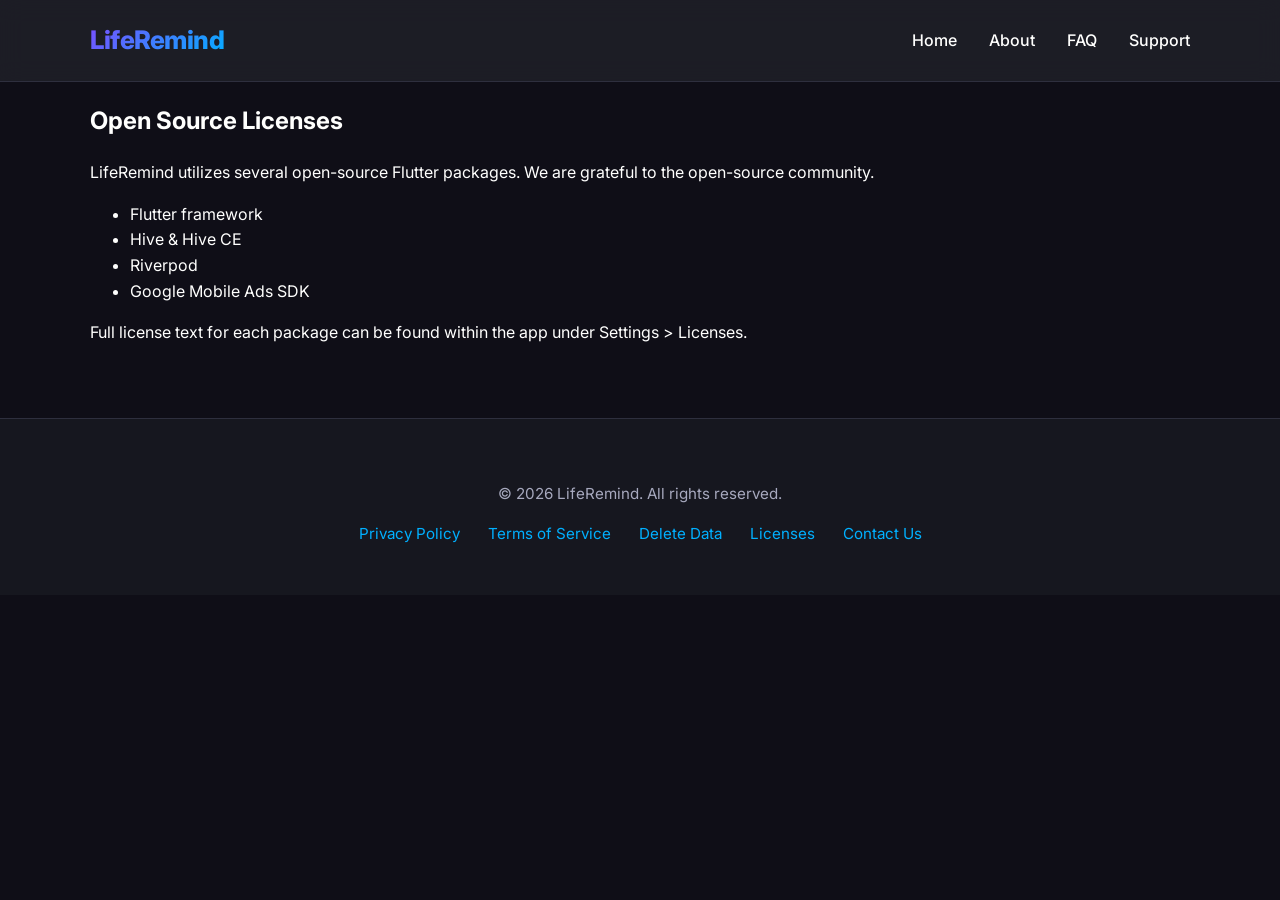
<file: licenses.html>
<!DOCTYPE html>
<html lang="en">
<head>
  <meta charset="UTF-8">
  <meta name="viewport" content="width=device-width, initial-scale=1.0">
  <title>Licenses - LifeRemind</title>
  <meta name="description" content="Private daily routine planner, habit tracker & offline mood journal. Keep data secure with AES local encryption. No signups, no cloud storage.">
  <meta name="keywords" content="habit tracker, routine planner, mood journal, private checklist, offline tracker, anxiety relief app">
  <!-- Open Graph / Facebook -->
  <meta property="og:type" content="website">
  <meta property="og:title" content="Licenses - LifeRemind">
  <meta property="og:description" content="Private daily routine planner, habit tracker & offline mood journal. Keep data secure with AES local encryption. No signups, no cloud storage.">
  <!-- Twitter -->
  <meta property="twitter:card" content="summary_large_image">
  <meta property="twitter:title" content="Licenses - LifeRemind">
  <meta property="twitter:description" content="Private daily routine planner, habit tracker & offline mood journal. Keep data secure with AES local encryption. No signups, no cloud storage.">
  
  <link rel="stylesheet" href="style.css">
  <link href="https://fonts.googleapis.com/css2?family=Inter:wght@300;400;500;600;700&display=swap" rel="stylesheet">
  
  <script type="application/ld+json">
  {
    "@context": "https://schema.org",
    "@type": "SoftwareApplication",
    "name": "LifeRemind: Habit Tracker",
    "operatingSystem": "Android",
    "applicationCategory": "LifestyleApplication",
    "offers": {
      "@type": "Offer",
      "price": "0",
      "priceCurrency": "USD"
    },
    "description": "A 100% private, offline-first habit tracker, routine planner, and mood journal with local AES database encryption."
  }
  </script>
</head>
<body>
  <header>
    <div class="container nav">
      <h1>LifeRemind</h1>
      <nav>
        <ul>
          <li><a href="index.html">Home</a></li>
          <li><a href="about.html">About</a></li>
          <li><a href="faq.html">FAQ</a></li>
          <li><a href="support.html">Support</a></li>
        </ul>
      </nav>
    </div>
  </header>
  
  <main class="container">
    
      <section class="content">
        <h2>Open Source Licenses</h2>
        <p>LifeRemind utilizes several open-source Flutter packages. We are grateful to the open-source community.</p>
        <ul>
          <li>Flutter framework</li>
          <li>Hive & Hive CE</li>
          <li>Riverpod</li>
          <li>Google Mobile Ads SDK</li>
        </ul>
        <p>Full license text for each package can be found within the app under Settings > Licenses.</p>
      </section>
    
  </main>

  <footer>
    <div class="container">
      <p>&copy; 2026 LifeRemind. All rights reserved.</p>
      <div style="margin-top: 1rem;">
        <a href="privacy.html">Privacy Policy</a>
        <a href="terms.html">Terms of Service</a>
        <a href="delete-data.html">Delete Data</a>
        <a href="licenses.html">Licenses</a>
        <a href="contact.html">Contact Us</a>
      </div>
    </div>
  </footer>
</body>
</html>
</file>
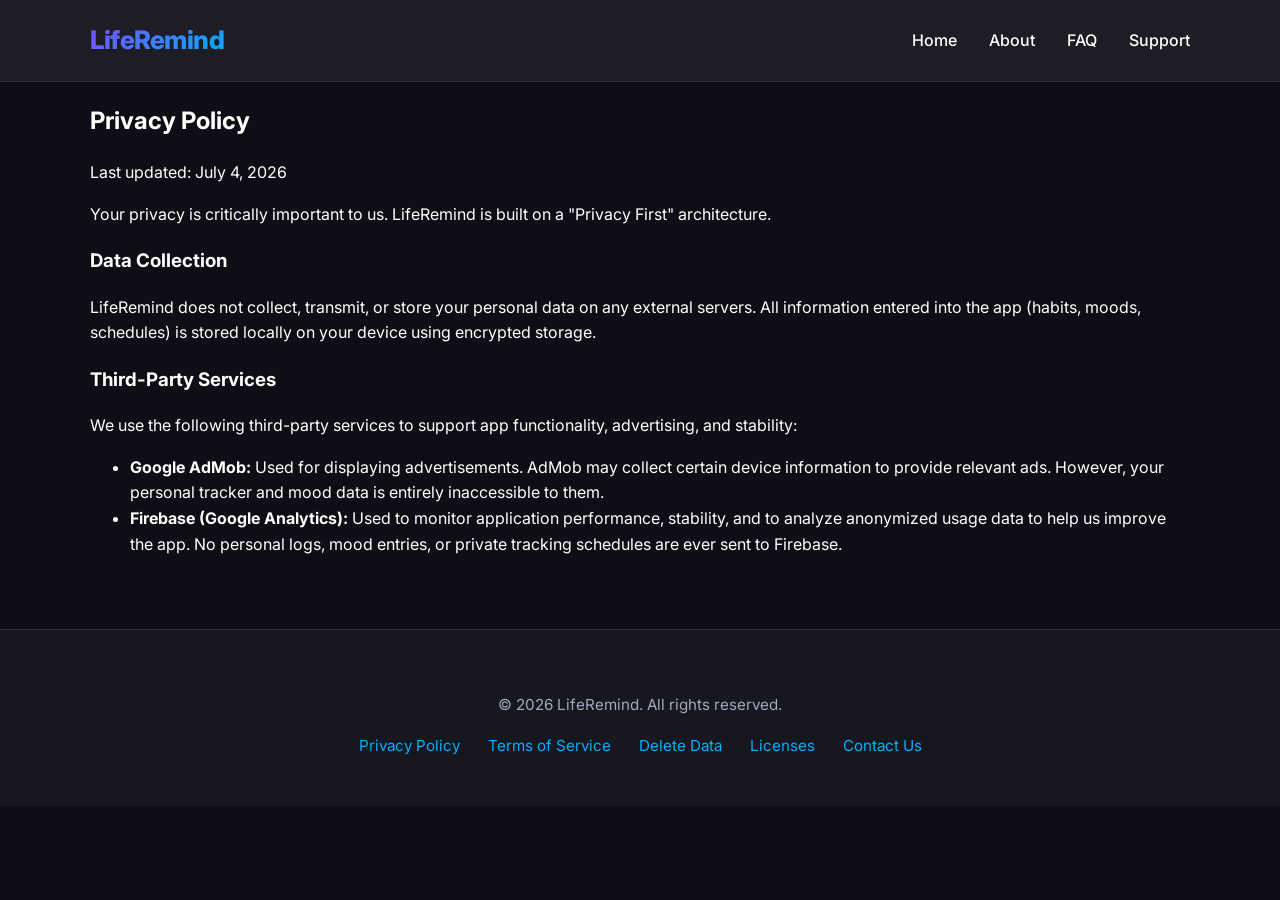
<file: privacy.html>
<!DOCTYPE html>
<html lang="en">
<head>
  <meta charset="UTF-8">
  <meta name="viewport" content="width=device-width, initial-scale=1.0">
  <title>Privacy Policy - LifeRemind</title>
  <meta name="description" content="Private daily routine planner, habit tracker & offline mood journal. Keep data secure with AES local encryption. No signups, no cloud storage.">
  <meta name="keywords" content="habit tracker, routine planner, mood journal, private checklist, offline tracker, anxiety relief app">
  <!-- Open Graph / Facebook -->
  <meta property="og:type" content="website">
  <meta property="og:title" content="Privacy Policy - LifeRemind">
  <meta property="og:description" content="Private daily routine planner, habit tracker & offline mood journal. Keep data secure with AES local encryption. No signups, no cloud storage.">
  <!-- Twitter -->
  <meta property="twitter:card" content="summary_large_image">
  <meta property="twitter:title" content="Privacy Policy - LifeRemind">
  <meta property="twitter:description" content="Private daily routine planner, habit tracker & offline mood journal. Keep data secure with AES local encryption. No signups, no cloud storage.">
  
  <link rel="stylesheet" href="style.css">
  <link href="https://fonts.googleapis.com/css2?family=Inter:wght@300;400;500;600;700&display=swap" rel="stylesheet">
  
  <script type="application/ld+json">
  {
    "@context": "https://schema.org",
    "@type": "SoftwareApplication",
    "name": "LifeRemind: Habit Tracker",
    "operatingSystem": "Android",
    "applicationCategory": "LifestyleApplication",
    "offers": {
      "@type": "Offer",
      "price": "0",
      "priceCurrency": "USD"
    },
    "description": "A 100% private, offline-first habit tracker, routine planner, and mood journal with local AES database encryption."
  }
  </script>
</head>
<body>
  <header>
    <div class="container nav">
      <h1>LifeRemind</h1>
      <nav>
        <ul>
          <li><a href="index.html">Home</a></li>
          <li><a href="about.html">About</a></li>
          <li><a href="faq.html">FAQ</a></li>
          <li><a href="support.html">Support</a></li>
        </ul>
      </nav>
    </div>
  </header>
  
  <main class="container">
    
      <section class="content">
        <h2>Privacy Policy</h2>
        <p>Last updated: July 4, 2026</p>
        <p>Your privacy is critically important to us. LifeRemind is built on a "Privacy First" architecture.</p>
        <h3>Data Collection</h3>
        <p>LifeRemind does not collect, transmit, or store your personal data on any external servers. All information entered into the app (habits, moods, schedules) is stored locally on your device using encrypted storage.</p>
        <h3>Third-Party Services</h3>
        <p>We use the following third-party services to support app functionality, advertising, and stability:</p>
        <ul>
          <li><strong>Google AdMob:</strong> Used for displaying advertisements. AdMob may collect certain device information to provide relevant ads. However, your personal tracker and mood data is entirely inaccessible to them.</li>
          <li><strong>Firebase (Google Analytics):</strong> Used to monitor application performance, stability, and to analyze anonymized usage data to help us improve the app. No personal logs, mood entries, or private tracking schedules are ever sent to Firebase.</li>
        </ul>
      </section>
    
  </main>

  <footer>
    <div class="container">
      <p>&copy; 2026 LifeRemind. All rights reserved.</p>
      <div style="margin-top: 1rem;">
        <a href="privacy.html">Privacy Policy</a>
        <a href="terms.html">Terms of Service</a>
        <a href="delete-data.html">Delete Data</a>
        <a href="licenses.html">Licenses</a>
        <a href="contact.html">Contact Us</a>
      </div>
    </div>
  </footer>
</body>
</html>
</file>
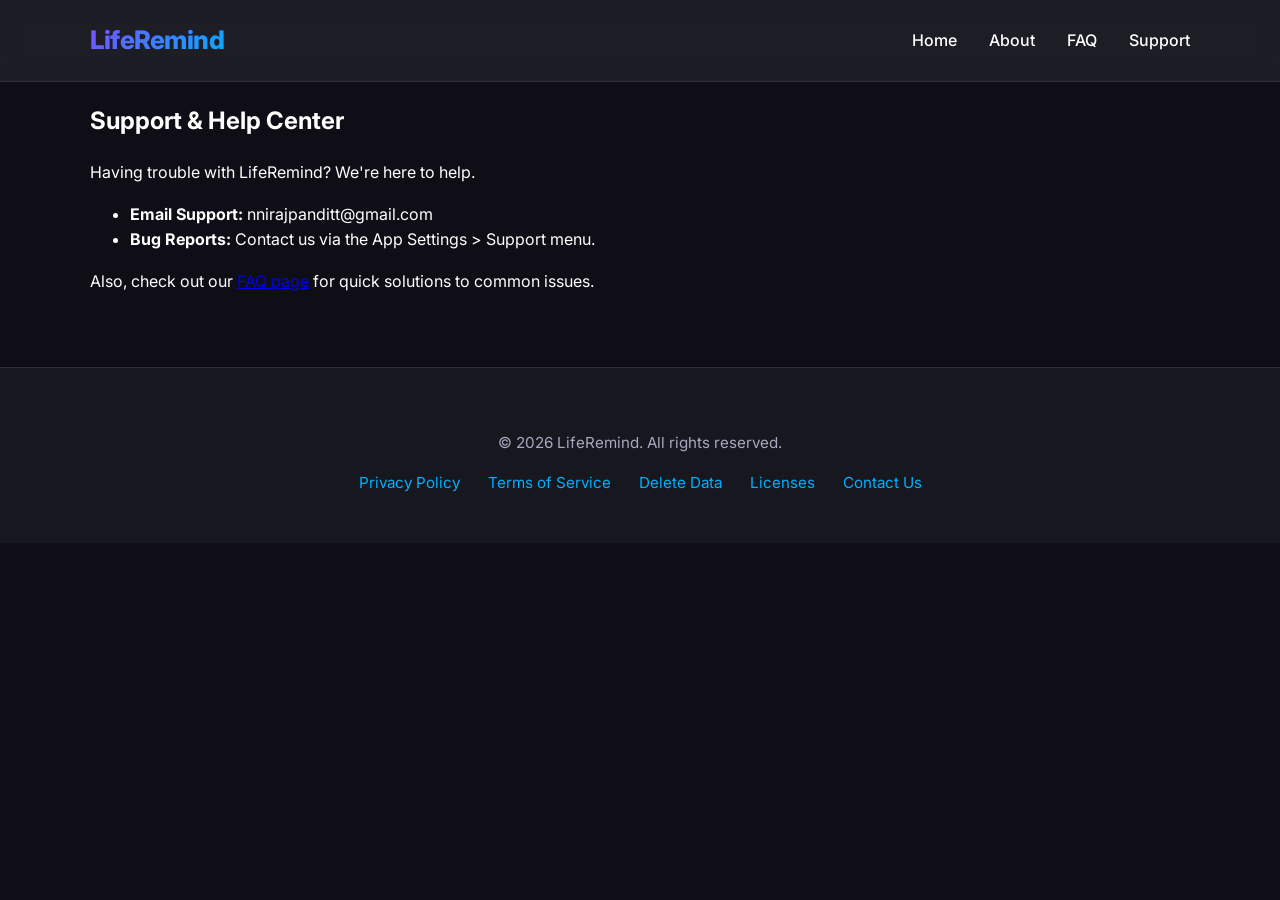
<file: support.html>
<!DOCTYPE html>
<html lang="en">
<head>
  <meta charset="UTF-8">
  <meta name="viewport" content="width=device-width, initial-scale=1.0">
  <title>Support - LifeRemind</title>
  <meta name="description" content="Private daily routine planner, habit tracker & offline mood journal. Keep data secure with AES local encryption. No signups, no cloud storage.">
  <meta name="keywords" content="habit tracker, routine planner, mood journal, private checklist, offline tracker, anxiety relief app">
  <!-- Open Graph / Facebook -->
  <meta property="og:type" content="website">
  <meta property="og:title" content="Support - LifeRemind">
  <meta property="og:description" content="Private daily routine planner, habit tracker & offline mood journal. Keep data secure with AES local encryption. No signups, no cloud storage.">
  <!-- Twitter -->
  <meta property="twitter:card" content="summary_large_image">
  <meta property="twitter:title" content="Support - LifeRemind">
  <meta property="twitter:description" content="Private daily routine planner, habit tracker & offline mood journal. Keep data secure with AES local encryption. No signups, no cloud storage.">
  
  <link rel="stylesheet" href="style.css">
  <link href="https://fonts.googleapis.com/css2?family=Inter:wght@300;400;500;600;700&display=swap" rel="stylesheet">
  
  <script type="application/ld+json">
  {
    "@context": "https://schema.org",
    "@type": "SoftwareApplication",
    "name": "LifeRemind: Habit Tracker",
    "operatingSystem": "Android",
    "applicationCategory": "LifestyleApplication",
    "offers": {
      "@type": "Offer",
      "price": "0",
      "priceCurrency": "USD"
    },
    "description": "A 100% private, offline-first habit tracker, routine planner, and mood journal with local AES database encryption."
  }
  </script>
</head>
<body>
  <header>
    <div class="container nav">
      <h1>LifeRemind</h1>
      <nav>
        <ul>
          <li><a href="index.html">Home</a></li>
          <li><a href="about.html">About</a></li>
          <li><a href="faq.html">FAQ</a></li>
          <li><a href="support.html">Support</a></li>
        </ul>
      </nav>
    </div>
  </header>
  
  <main class="container">
    
      <section class="content">
        <h2>Support & Help Center</h2>
        <p>Having trouble with LifeRemind? We're here to help.</p>
        <ul>
          <li><strong>Email Support:</strong> nnirajpanditt@gmail.com</li>
          <li><strong>Bug Reports:</strong> Contact us via the App Settings > Support menu.</li>
        </ul>
        <p>Also, check out our <a href="faq.html">FAQ page</a> for quick solutions to common issues.</p>
      </section>
    
  </main>

  <footer>
    <div class="container">
      <p>&copy; 2026 LifeRemind. All rights reserved.</p>
      <div style="margin-top: 1rem;">
        <a href="privacy.html">Privacy Policy</a>
        <a href="terms.html">Terms of Service</a>
        <a href="delete-data.html">Delete Data</a>
        <a href="licenses.html">Licenses</a>
        <a href="contact.html">Contact Us</a>
      </div>
    </div>
  </footer>
</body>
</html>
</file>
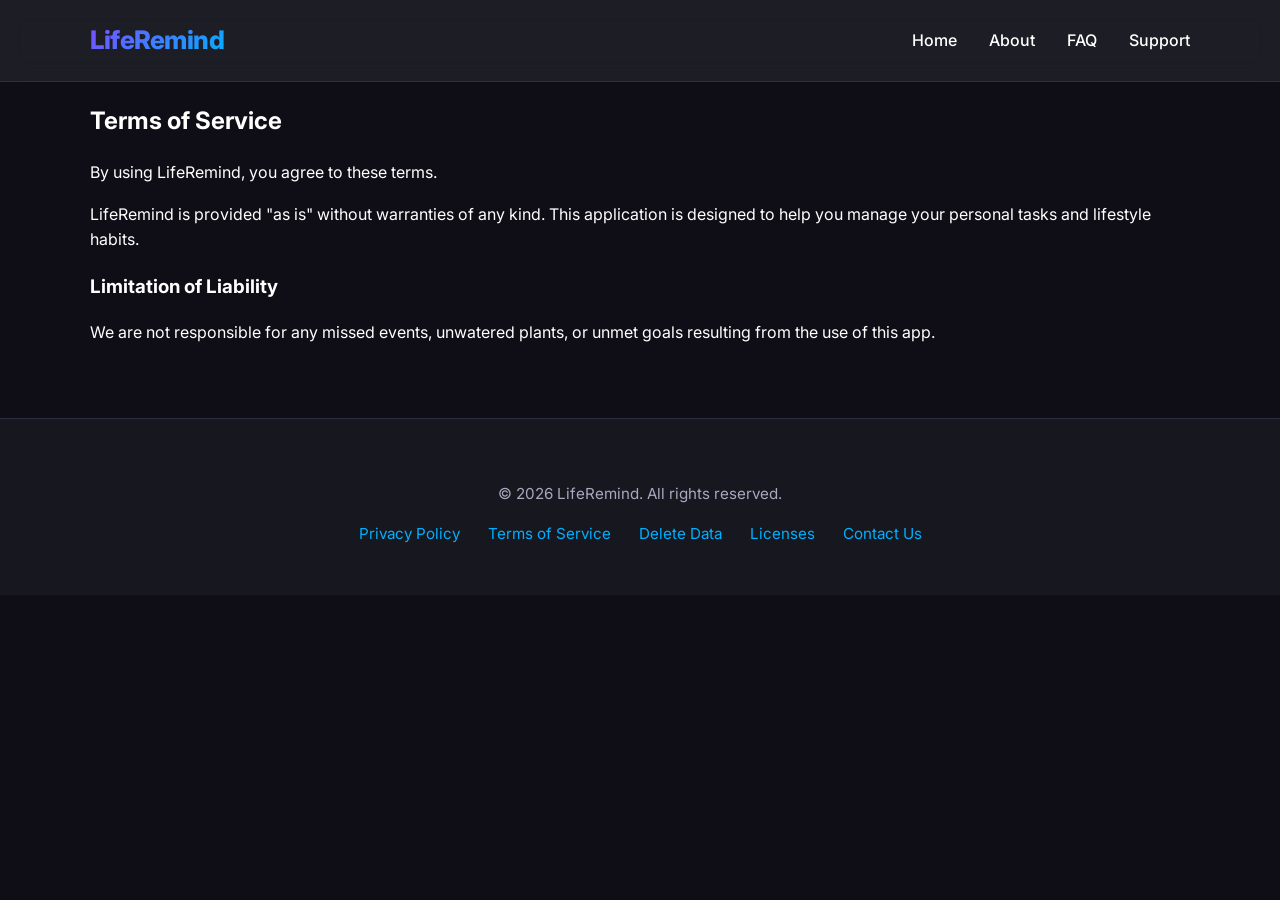
<file: terms.html>
<!DOCTYPE html>
<html lang="en">
<head>
  <meta charset="UTF-8">
  <meta name="viewport" content="width=device-width, initial-scale=1.0">
  <title>Terms of Service - LifeRemind</title>
  <meta name="description" content="Private daily routine planner, habit tracker & offline mood journal. Keep data secure with AES local encryption. No signups, no cloud storage.">
  <meta name="keywords" content="habit tracker, routine planner, mood journal, private checklist, offline tracker, anxiety relief app">
  <!-- Open Graph / Facebook -->
  <meta property="og:type" content="website">
  <meta property="og:title" content="Terms of Service - LifeRemind">
  <meta property="og:description" content="Private daily routine planner, habit tracker & offline mood journal. Keep data secure with AES local encryption. No signups, no cloud storage.">
  <!-- Twitter -->
  <meta property="twitter:card" content="summary_large_image">
  <meta property="twitter:title" content="Terms of Service - LifeRemind">
  <meta property="twitter:description" content="Private daily routine planner, habit tracker & offline mood journal. Keep data secure with AES local encryption. No signups, no cloud storage.">
  
  <link rel="stylesheet" href="style.css">
  <link href="https://fonts.googleapis.com/css2?family=Inter:wght@300;400;500;600;700&display=swap" rel="stylesheet">
  
  <script type="application/ld+json">
  {
    "@context": "https://schema.org",
    "@type": "SoftwareApplication",
    "name": "LifeRemind: Habit Tracker",
    "operatingSystem": "Android",
    "applicationCategory": "LifestyleApplication",
    "offers": {
      "@type": "Offer",
      "price": "0",
      "priceCurrency": "USD"
    },
    "description": "A 100% private, offline-first habit tracker, routine planner, and mood journal with local AES database encryption."
  }
  </script>
</head>
<body>
  <header>
    <div class="container nav">
      <h1>LifeRemind</h1>
      <nav>
        <ul>
          <li><a href="index.html">Home</a></li>
          <li><a href="about.html">About</a></li>
          <li><a href="faq.html">FAQ</a></li>
          <li><a href="support.html">Support</a></li>
        </ul>
      </nav>
    </div>
  </header>
  
  <main class="container">
    
      <section class="content">
        <h2>Terms of Service</h2>
        <p>By using LifeRemind, you agree to these terms.</p>
        <p>LifeRemind is provided "as is" without warranties of any kind. This application is designed to help you manage your personal tasks and lifestyle habits.</p>
        <h3>Limitation of Liability</h3>
        <p>We are not responsible for any missed events, unwatered plants, or unmet goals resulting from the use of this app.</p>
      </section>
    
  </main>

  <footer>
    <div class="container">
      <p>&copy; 2026 LifeRemind. All rights reserved.</p>
      <div style="margin-top: 1rem;">
        <a href="privacy.html">Privacy Policy</a>
        <a href="terms.html">Terms of Service</a>
        <a href="delete-data.html">Delete Data</a>
        <a href="licenses.html">Licenses</a>
        <a href="contact.html">Contact Us</a>
      </div>
    </div>
  </footer>
</body>
</html>
</file>
<file: LifeRemind/style.css>
:root {
  --primary-color: #7c4dff;
  --secondary-color: #00b0ff;
  --accent-color: #ff8906;
  --bg-color: #0f0e17;
  --card-bg: #1f2029;
  --text-color: #fffffe;
  --text-secondary: #a7a9be;
  --border-color: #2e2f3e;
  --gradient: linear-gradient(135deg, #7c4dff 0%, #00b0ff 100%);
  --font-family: 'Inter', sans-serif;
}

body {
  font-family: var(--font-family);
  background-color: var(--bg-color);
  color: var(--text-color);
  margin: 0;
  padding: 0;
  line-height: 1.6;
}

header {
  background: rgba(31, 32, 41, 0.85);
  backdrop-filter: blur(12px);
  border-bottom: 1px solid var(--border-color);
  position: sticky;
  top: 0;
  z-index: 1000;
  padding: 1.25rem 0;
}

.container {
  width: 90%;
  max-width: 1100px;
  margin: 0 auto;
}

.nav {
  display: flex;
  justify-content: space-between;
  align-items: center;
}

.nav h1 {
  margin: 0;
  font-size: 1.6rem;
  background: var(--gradient);
  -webkit-background-clip: text;
  -webkit-text-fill-color: transparent;
  font-weight: 800;
  letter-spacing: -0.5px;
}

.nav ul {
  list-style: none;
  display: flex;
  gap: 2rem;
  margin: 0;
  padding: 0;
}

.nav a {
  color: var(--text-color);
  text-decoration: none;
  font-weight: 500;
  transition: color 0.3s ease;
}

.nav a:hover {
  color: var(--secondary-color);
}

.hero {
  text-align: center;
  padding: 7rem 1rem;
  background: radial-gradient(circle at top, rgba(124, 77, 255, 0.15) 0%, transparent 65%);
  border-bottom: 1px solid var(--border-color);
  margin-bottom: 3.5rem;
}

.hero h2 {
  font-size: 3.2rem;
  font-weight: 800;
  margin-bottom: 1.5rem;
  line-height: 1.15;
  letter-spacing: -1px;
}

.hero h2 span {
  background: var(--gradient);
  -webkit-background-clip: text;
  -webkit-text-fill-color: transparent;
}

.hero p {
  font-size: 1.25rem;
  color: var(--text-secondary);
  max-width: 720px;
  margin: 0 auto 2.5rem;
}

.btn {
  display: inline-flex;
  align-items: center;
  background: var(--gradient);
  color: #fff;
  padding: 0.9rem 2.25rem;
  text-decoration: none;
  border-radius: 30px;
  font-weight: 700;
  font-size: 1.05rem;
  box-shadow: 0 4px 20px rgba(124, 77, 255, 0.4);
  transition: transform 0.2s ease, box-shadow 0.2s ease;
}

.btn:hover {
  transform: translateY(-2px);
  box-shadow: 0 6px 25px rgba(124, 77, 255, 0.6);
}

.content {
  margin-bottom: 4.5rem;
}

.section-title {
  text-align: center;
  font-size: 2.25rem;
  font-weight: 800;
  margin-bottom: 3rem;
  letter-spacing: -0.5px;
}

.section-title span {
  background: var(--gradient);
  -webkit-background-clip: text;
  -webkit-text-fill-color: transparent;
}

.opportunities-grid {
  display: grid;
  grid-template-columns: repeat(auto-fit, minmax(320px, 1fr));
  gap: 2.5rem;
}

.opportunity-card {
  background: var(--card-bg);
  border: 1px solid var(--border-color);
  border-radius: 20px;
  padding: 2.5rem;
  transition: transform 0.3s ease, border-color 0.3s ease, box-shadow 0.3s ease;
}

.opportunity-card:hover {
  transform: translateY(-6px);
  border-color: var(--primary-color);
  box-shadow: 0 10px 30px rgba(124, 77, 255, 0.1);
}

.opportunity-card .icon-wrap {
  width: 56px;
  height: 56px;
  border-radius: 14px;
  background: rgba(124, 77, 255, 0.1);
  display: flex;
  align-items: center;
  justify-content: center;
  margin-bottom: 1.5rem;
  color: var(--primary-color);
  font-size: 1.8rem;
  font-weight: bold;
}

.opportunity-card h3 {
  font-size: 1.45rem;
  font-weight: 700;
  margin: 0 0 1rem;
  color: var(--text-color);
}

.opportunity-card p {
  color: var(--text-secondary);
  margin: 0;
  font-size: 1rem;
  line-height: 1.6;
}

footer {
  border-top: 1px solid var(--border-color);
  background: rgba(31, 32, 41, 0.5);
  text-align: center;
  padding: 3rem 0;
  color: var(--text-secondary);
  font-size: 0.95rem;
}

footer a {
  color: var(--secondary-color);
  text-decoration: none;
  margin: 0 0.75rem;
  transition: color 0.3s ease;
}

footer a:hover {
  color: var(--primary-color);
}

@media (max-width: 768px) {
  .nav {
    flex-direction: column;
    gap: 1.25rem;
    text-align: center;
  }
  .nav ul {
    justify-content: center;
    flex-wrap: wrap;
    gap: 1.25rem;
  }
  .hero {
    padding: 4.5rem 1rem;
  }
  .hero h2 {
    font-size: 2.2rem;
  }
  .hero p {
    font-size: 1.1rem;
  }
  .opportunities-grid {
    grid-template-columns: 1fr;
  }
  .opportunity-card {
    padding: 2rem 1.5rem;
  }
  footer div {
    display: flex;
    flex-direction: column;
    gap: 0.75rem;
    align-items: center;
  }
  footer a {
    margin: 0.25rem 0;
  }
}
</file>
<file: style.css>
:root {
  --primary-color: #7c4dff;
  --secondary-color: #00b0ff;
  --accent-color: #ff8906;
  --bg-color: #0f0e17;
  --card-bg: #1f2029;
  --text-color: #fffffe;
  --text-secondary: #a7a9be;
  --border-color: #2e2f3e;
  --gradient: linear-gradient(135deg, #7c4dff 0%, #00b0ff 100%);
  --font-family: 'Inter', sans-serif;
}

body {
  font-family: var(--font-family);
  background-color: var(--bg-color);
  color: var(--text-color);
  margin: 0;
  padding: 0;
  line-height: 1.6;
}

header {
  background: rgba(31, 32, 41, 0.85);
  backdrop-filter: blur(12px);
  border-bottom: 1px solid var(--border-color);
  position: sticky;
  top: 0;
  z-index: 1000;
  padding: 1.25rem 0;
}

.container {
  width: 90%;
  max-width: 1100px;
  margin: 0 auto;
}

.nav {
  display: flex;
  justify-content: space-between;
  align-items: center;
}

.nav h1 {
  margin: 0;
  font-size: 1.6rem;
  background: var(--gradient);
  -webkit-background-clip: text;
  -webkit-text-fill-color: transparent;
  font-weight: 800;
  letter-spacing: -0.5px;
}

.nav ul {
  list-style: none;
  display: flex;
  gap: 2rem;
  margin: 0;
  padding: 0;
}

.nav a {
  color: var(--text-color);
  text-decoration: none;
  font-weight: 500;
  transition: color 0.3s ease;
}

.nav a:hover {
  color: var(--secondary-color);
}

.hero {
  text-align: center;
  padding: 7rem 1rem;
  background: radial-gradient(circle at top, rgba(124, 77, 255, 0.15) 0%, transparent 65%);
  border-bottom: 1px solid var(--border-color);
  margin-bottom: 3.5rem;
}

.hero h2 {
  font-size: 3.2rem;
  font-weight: 800;
  margin-bottom: 1.5rem;
  line-height: 1.15;
  letter-spacing: -1px;
}

.hero h2 span {
  background: var(--gradient);
  -webkit-background-clip: text;
  -webkit-text-fill-color: transparent;
}

.hero p {
  font-size: 1.25rem;
  color: var(--text-secondary);
  max-width: 720px;
  margin: 0 auto 2.5rem;
}

.btn {
  display: inline-flex;
  align-items: center;
  background: var(--gradient);
  color: #fff;
  padding: 0.9rem 2.25rem;
  text-decoration: none;
  border-radius: 30px;
  font-weight: 700;
  font-size: 1.05rem;
  box-shadow: 0 4px 20px rgba(124, 77, 255, 0.4);
  transition: transform 0.2s ease, box-shadow 0.2s ease;
}

.btn:hover {
  transform: translateY(-2px);
  box-shadow: 0 6px 25px rgba(124, 77, 255, 0.6);
}

.content {
  margin-bottom: 4.5rem;
}

.section-title {
  text-align: center;
  font-size: 2.25rem;
  font-weight: 800;
  margin-bottom: 3rem;
  letter-spacing: -0.5px;
}

.section-title span {
  background: var(--gradient);
  -webkit-background-clip: text;
  -webkit-text-fill-color: transparent;
}

.opportunities-grid {
  display: grid;
  grid-template-columns: repeat(auto-fit, minmax(320px, 1fr));
  gap: 2.5rem;
}

.opportunity-card {
  background: var(--card-bg);
  border: 1px solid var(--border-color);
  border-radius: 20px;
  padding: 2.5rem;
  transition: transform 0.3s ease, border-color 0.3s ease, box-shadow 0.3s ease;
}

.opportunity-card:hover {
  transform: translateY(-6px);
  border-color: var(--primary-color);
  box-shadow: 0 10px 30px rgba(124, 77, 255, 0.1);
}

.opportunity-card .icon-wrap {
  width: 56px;
  height: 56px;
  border-radius: 14px;
  background: rgba(124, 77, 255, 0.1);
  display: flex;
  align-items: center;
  justify-content: center;
  margin-bottom: 1.5rem;
  color: var(--primary-color);
  font-size: 1.8rem;
  font-weight: bold;
}

.opportunity-card h3 {
  font-size: 1.45rem;
  font-weight: 700;
  margin: 0 0 1rem;
  color: var(--text-color);
}

.opportunity-card p {
  color: var(--text-secondary);
  margin: 0;
  font-size: 1rem;
  line-height: 1.6;
}

footer {
  border-top: 1px solid var(--border-color);
  background: rgba(31, 32, 41, 0.5);
  text-align: center;
  padding: 3rem 0;
  color: var(--text-secondary);
  font-size: 0.95rem;
}

footer a {
  color: var(--secondary-color);
  text-decoration: none;
  margin: 0 0.75rem;
  transition: color 0.3s ease;
}

footer a:hover {
  color: var(--primary-color);
}

@media (max-width: 768px) {
  .nav {
    flex-direction: column;
    gap: 1.25rem;
    text-align: center;
  }
  .nav ul {
    justify-content: center;
    flex-wrap: wrap;
    gap: 1.25rem;
  }
  .hero {
    padding: 4.5rem 1rem;
  }
  .hero h2 {
    font-size: 2.2rem;
  }
  .hero p {
    font-size: 1.1rem;
  }
  .opportunities-grid {
    grid-template-columns: 1fr;
  }
  .opportunity-card {
    padding: 2rem 1.5rem;
  }
  footer div {
    display: flex;
    flex-direction: column;
    gap: 0.75rem;
    align-items: center;
  }
  footer a {
    margin: 0.25rem 0;
  }
}
</file>
